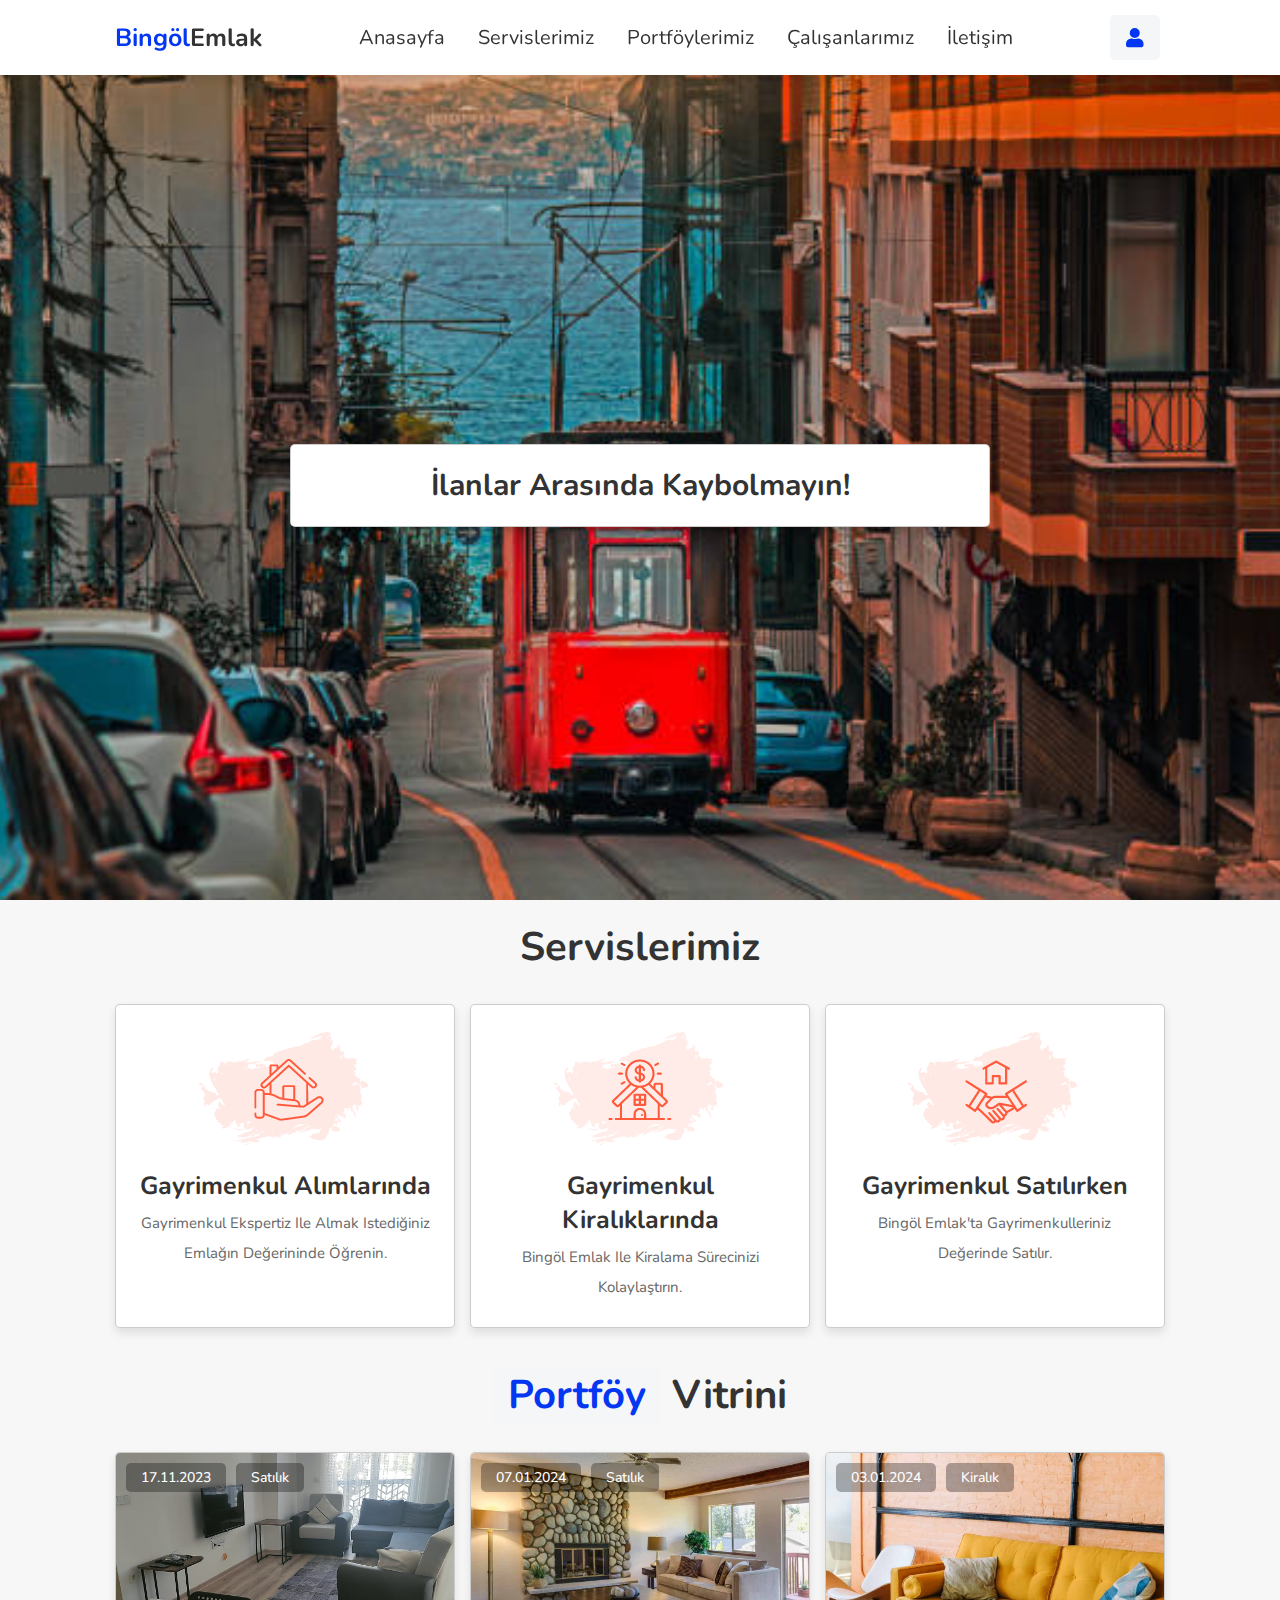
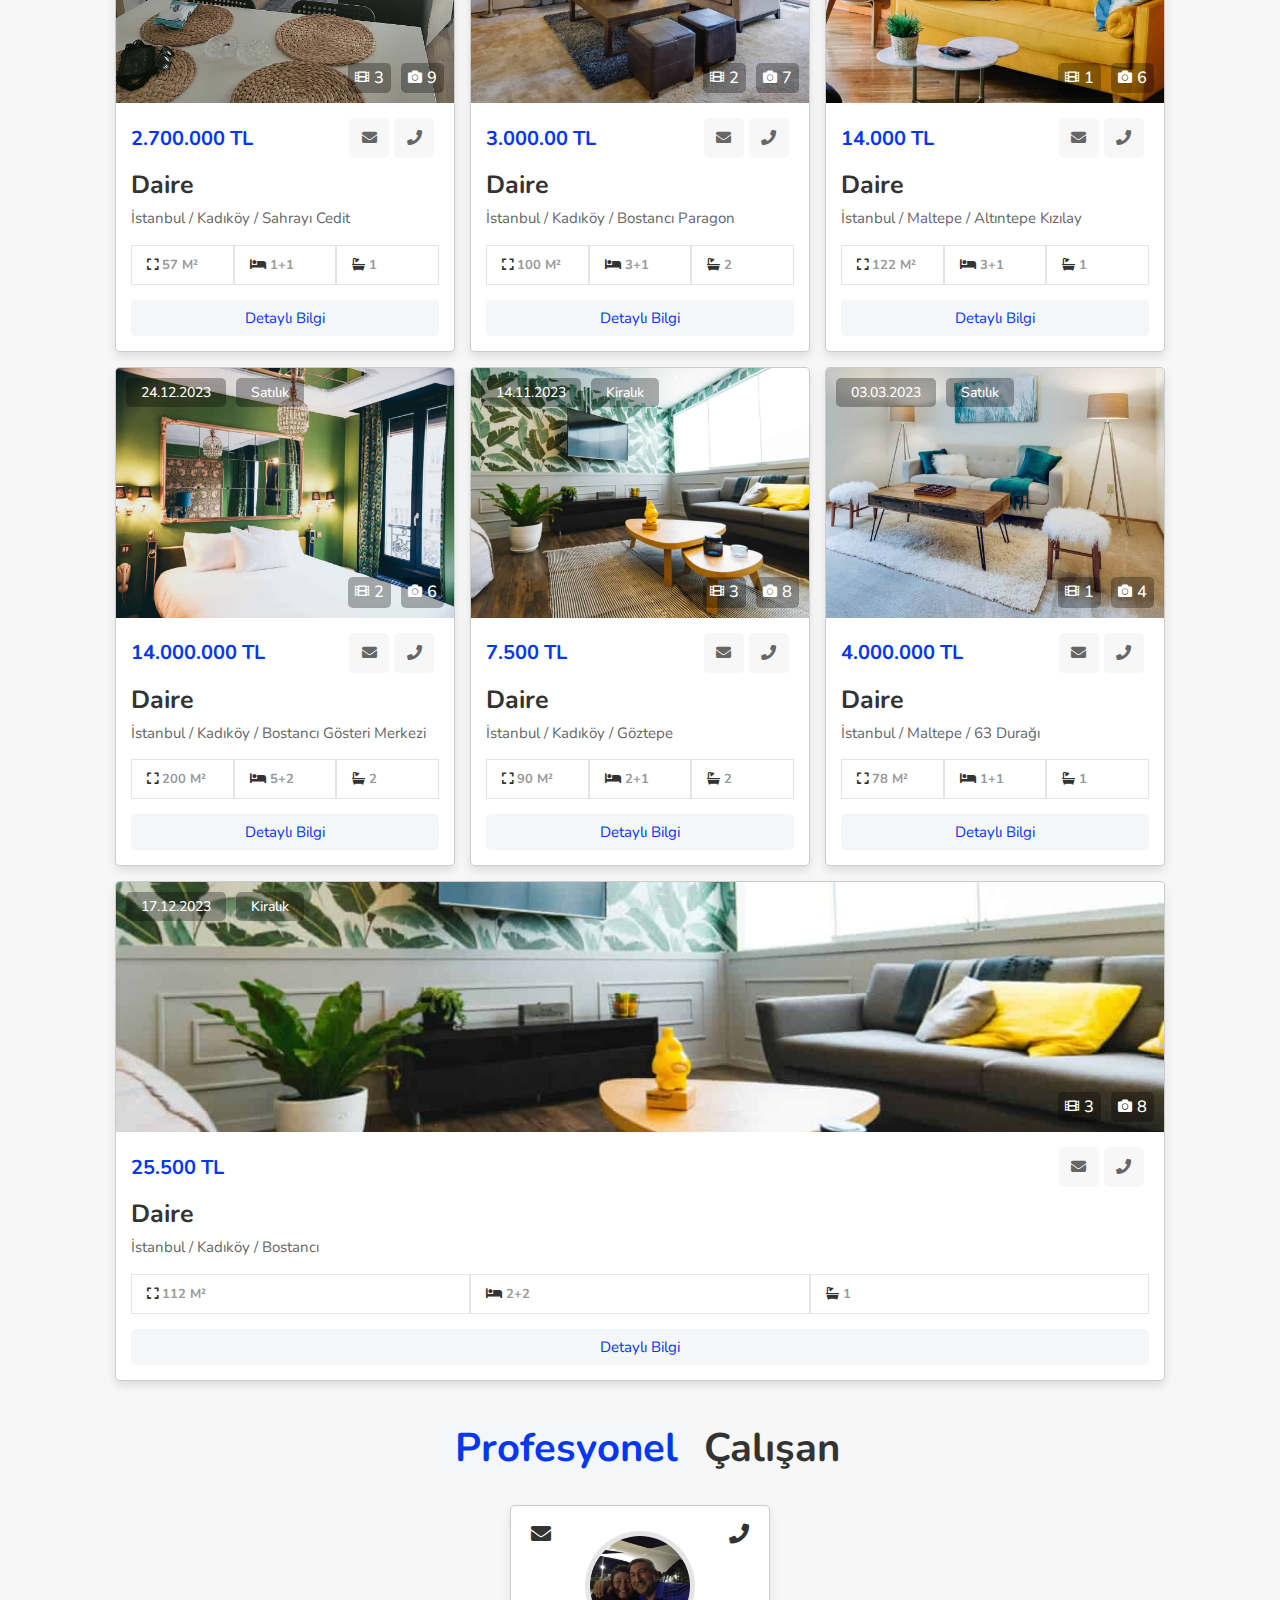
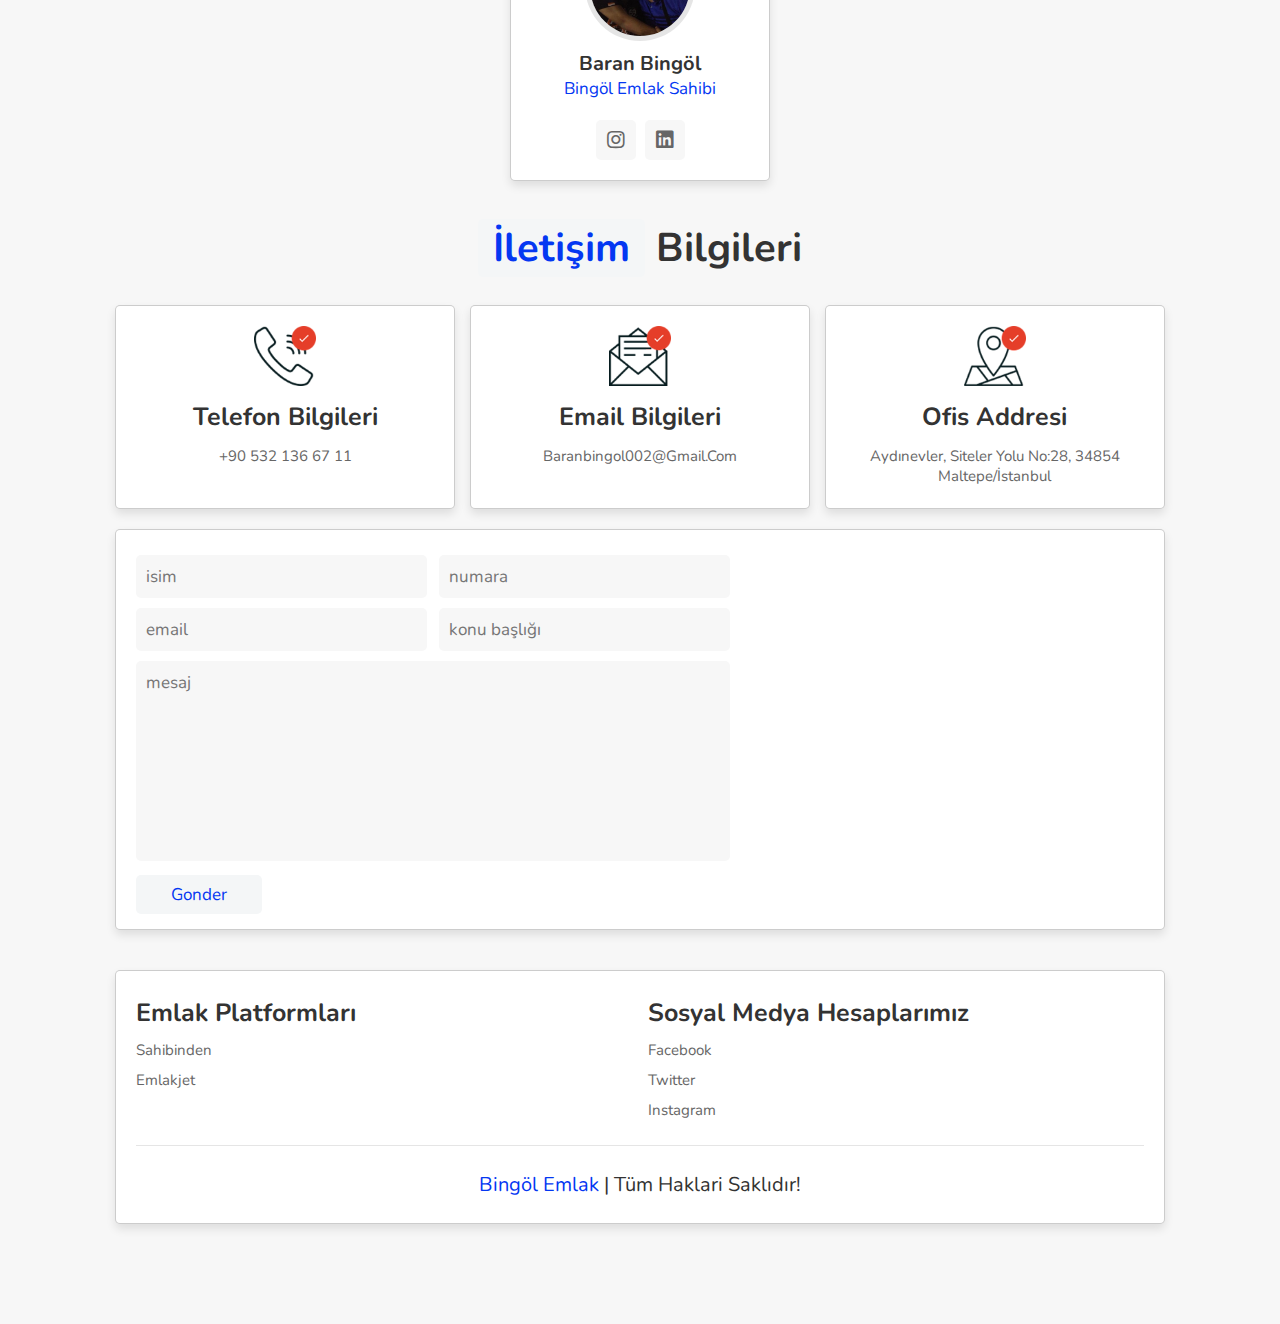
<file: MASTER/real-estate website/index.html>
<!DOCTYPE html>
<html lang="tr">
<head>
    <meta charset="utf-8">
    <meta name="viewport" content="width=device-width, initial-scale=1.0">
    <meta http-equiv="content-language" content="tr">
    <title>Bingöl Emlak</title>

    <link rel="stylesheet" href="https://cdnjs.cloudflare.com/ajax/libs/font-awesome/5.15.3/css/all.min.css">

    <link rel="stylesheet" href="css/style.css">

</head>
<body>
    
<header>

    <a href="#" class="logo"><span>Bingöl</span>Emlak</a>

    <nav class="navbar">
        <a href="#home">Anasayfa</a>
        <a href="#services">Servislerimiz</a>
        <a href="#featured">Portföylerimiz</a>
        <a href="#agents">Çalışanlarımız</a>
        <a href="#contact">İletişim</a>
    </nav>

    <div class="icons">
        <div id="menu-bars" class="fas fa-bars"></div>
        <a href="#agents" class="fas fa-user"></a>
    </div>

</header>


<section class="home" id="home">

    <form action="">

        <h3>İlanlar arasında kaybolmayın!</h3>

    </form>

</section>


<section class="services" id="services">

    <h1 class="heading"> Servislerimiz </h1>

    <div class="box-container">

        <div class="box">
            <img src="images/s-1.png" alt="">
            <h3>Gayrimenkul Alımlarında</h3>
            <p>Gayrimenkul Ekspertiz ile almak istediğiniz emlağın değerininde öğrenin.</p>
        </div>

        <div class="box">
            <img src="images/s-2.png" alt="">
            <h3>Gayrimenkul Kiralıklarında</h3>
            <p>Bingöl emlak ile kiralama sürecinizi kolaylaştırın.</p>
        </div>

        <div class="box">
            <img src="images/s-3.png" alt="">
            <h3>Gayrimenkul Satılırken</h3>
            <p>Bingöl emlak'ta gayrimenkulleriniz değerinde satılır.</p>
        </div>

    </div>

</section>

<section class="featured" id="featured">

    <h1 class="heading"> <span>Portföy</span> Vitrini </h1>

    <div class="box-container">

        <div class="box">
            <div class="image-container">
                <img src="images/img-9.jpg" alt="">
                <div class="info">
                    <h3>17.11.2023</h3>
                    <h3>Satılık</h3>
                </div>
                <div class="icons">
                    <a href="#" class="fas fa-film"><h3>3</h3></a>
                    <a href="#" class="fas fa-camera"><h3>9</h3></a>
                </div>
            </div>
            <div class="content">
                <div class="price">
                    <h3>2.700.000 TL</h3>
                    <a href="#contact" class="fas fa-envelope"></a>
                    <a href="#contact" class="fas fa-phone"></a>
                </div>
                <div class="location">
                    <h3>Daire</h3>
                    <p>İstanbul / Kadıköy / Sahrayı Cedit </p>
                </div>
                <div class="details">
                    <h3> <i class="fas fa-expand"></i>  57 m²  </h3>
                    <h3> <i class="fas fa-bed"></i> 1+1 </h3>
                    <h3> <i class="fas fa-bath"></i> 1 </h3>
                </div>
                <div class="buttons">
                    <a href="delt.html" class="btn">Detaylı Bilgi</a>

                </div>
            </div>
        </div>

        <div class="box">
            <div class="image-container">
                <img src="images/img-2.jpg" alt="">
                <div class="info">
                    <h3>07.01.2024</h3>
                    <h3>Satılık</h3>
                </div>
                <div class="icons">
                    <a href="#" class="fas fa-film"><h3>2</h3></a>
                    <a href="#" class="fas fa-camera"><h3>7</h3></a>
                </div>
            </div>
            <div class="content">
                <div class="price">
                    <h3>3.000.00 TL</h3>
                    <a href="#contact" class="fas fa-envelope"></a>
                    <a href="#contact" class="fas fa-phone"></a>
                </div>
                <div class="location">
                    <h3>Daire</h3>
                    <p>İstanbul / Kadıköy / Bostancı Paragon</p>
                </div>
                <div class="details">
                    <h3> <i class="fas fa-expand"></i> 100 m² </h3>
                    <h3> <i class="fas fa-bed"></i> 3+1  </h3>
                    <h3> <i class="fas fa-bath"></i> 2 </h3>
                </div>
                <div class="buttons">
                    <a href="delt1.html" class="btn">Detaylı Bilgi</a>
                </div>
            </div>
        </div>

        <div class="box">
            <div class="image-container">
                <img src="images/img-3.jpg" alt="">
                <div class="info">
                    <h3>03.01.2024</h3>
                    <h3>Kiralık</h3>
                </div>
                <div class="icons">
                    <a href="#" class="fas fa-film"><h3>1</h3></a>
                    <a href="#" class="fas fa-camera"><h3>6</h3></a>
                </div>
            </div>
            <div class="content">
                <div class="price">
                    <h3>14.000 TL</h3>
                    <a href="#contact" class="fas fa-envelope"></a>
                    <a href="#contact" class="fas fa-phone"></a>
                </div>
                <div class="location">
                    <h3>Daire</h3>
                    <p>İstanbul / Maltepe / Altıntepe Kızılay</p>
                </div>
                <div class="details">
                    <h3> <i class="fas fa-expand"></i> 122 m² </h3>
                    <h3> <i class="fas fa-bed"></i> 3+1 </h3>
                    <h3> <i class="fas fa-bath"></i> 1 </h3>
                </div>
                <div class="buttons">
                    <a href="delt2.html" class="btn">Detaylı Bilgi</a>
                </div>
            </div>
        </div>

        <div class="box">
            <div class="image-container">
                <img src="images/img-4.jpg" alt="">
                <div class="info">
                    <h3>24.12.2023</h3>
                    <h3>Satılık</h3>
                </div>
                <div class="icons">
                    <a href="#" class="fas fa-film"><h3>2</h3></a>
                    <a href="#" class="fas fa-camera"><h3>6</h3></a>
                </div>
            </div>
            <div class="content">
                <div class="price">
                    <h3>14.000.000 TL</h3>
                    <a href="#contact" class="fas fa-envelope"></a>
                    <a href="#contact" class="fas fa-phone"></a>
                </div>
                <div class="location">
                    <h3>Daire</h3>
                    <p>İstanbul / Kadıköy / Bostancı Gösteri Merkezi </p>
                </div>
                <div class="details">
                    <h3> <i class="fas fa-expand"></i> 200 m² </h3>
                    <h3> <i class="fas fa-bed"></i> 5+2 </h3>
                    <h3> <i class="fas fa-bath"></i> 2 </h3>
                </div>
                <div class="buttons">
                    <a href="delt3.html" class="btn">Detaylı Bilgi</a>
                </div>
            </div>
        </div>

        <div class="box">
            <div class="image-container">
                <img src="images/img-5.jpg" alt="">
                <div class="info">
                    <h3>14.11.2023</h3>
                    <h3>Kiralık</h3>
                </div>
                <div class="icons">
                    <a href="#" class="fas fa-film"><h3>3</h3></a>
                    <a href="#" class="fas fa-camera"><h3>8</h3></a>
                </div>
            </div>
            <div class="content">
                <div class="price">
                    <h3>7.500 TL</h3>
                    <a href="#contact" class="fas fa-envelope"></a>
                    <a href="#contact" class="fas fa-phone"></a>
                </div>
                <div class="location">
                    <h3>Daire</h3>
                    <p>İstanbul / Kadıköy / Göztepe </p>
                </div>
                <div class="details">
                    <h3> <i class="fas fa-expand"></i> 90 m² </h3>
                    <h3> <i class="fas fa-bed"></i> 2+1 </h3>
                    <h3> <i class="fas fa-bath"></i> 2 </h3>
                </div>
                <div class="buttons">
                    <a href="delt4.html" class="btn">Detaylı Bilgi</a>
                </div>
            </div>
        </div>

        <div class="box">
            <div class="image-container">
                <img src="images/img-6.jpg" alt="">
                <div class="info">
                    <h3>03.03.2023</h3>
                    <h3>Satılık</h3>
                </div>
                <div class="icons">
                    <a href="#" class="fas fa-film"><h3>1</h3></a>
                    <a href="#" class="fas fa-camera"><h3>4</h3></a>
                </div>
            </div>
            <div class="content">
                <div class="price">
                    <h3>4.000.000 TL</h3>
                    <a href="#contact" class="fas fa-envelope"></a>
                    <a href="#contact" class="fas fa-phone"></a>
                </div>
                <div class="location">
                    <h3>Daire</h3>
                    <p>İstanbul / Maltepe / 63 Durağı</p>
                </div>
                <div class="details">
                    <h3> <i class="fas fa-expand"></i> 78 m² </h3>
                    <h3> <i class="fas fa-bed"></i> 1+1 </h3>
                    <h3> <i class="fas fa-bath"></i> 1 </h3>
                </div>
                <div class="buttons">
                    <a href="delt5.html" class="btn">Detaylı Bilgi</a>
                </div>
            </div>
        </div>

        <div class="box">
            <div class="image-container">
                <img src="images/img-5.jpg" alt="">
                <div class="info">
                    <h3>17.12.2023</h3>
                    <h3>Kiralık</h3>
                </div>
                <div class="icons">
                    <a href="#" class="fas fa-film"><h3>3</h3></a>
                    <a href="#" class="fas fa-camera"><h3>8</h3></a>
                </div>
            </div>
            <div class="content">
                <div class="price">
                    <h3>25.500 TL</h3>
                    <a href="#contact" class="fas fa-envelope"></a>
                    <a href="#contact" class="fas fa-phone"></a>
                </div>
                <div class="location">
                    <h3>Daire</h3>
                    <p>İstanbul / Kadıköy / Bostancı </p>
                </div>
                <div class="details">
                    <h3> <i class="fas fa-expand"></i> 112 m² </h3>
                    <h3> <i class="fas fa-bed"></i> 2+2 </h3>
                    <h3> <i class="fas fa-bath"></i> 1 </h3>
                </div>
                <div class="buttons">
                    <a href="delt6.html" class="btn">Detaylı Bilgi</a>
                </div>
            </div>

        </div>

    </div>
    
</section>


<section class="agents" id="agents">

    <h1 class="heading">  <span>Profesyonel</span> Çalışan </h1>

    <div class="box-container">

        <div class="box">
            <a href="#contact" class="fas fa-envelope"></a>
            <a href="#contact" class="fas fa-phone"></a>
            <img src="images/pic11.png" alt="">
            <h3>Baran Bingöl</h3>
            <span>Bingöl Emlak Sahibi</span>
            <div class="share">
                <a href="https://www.instagram.com/baran_bingol_/" class="fab fa-instagram"></a>
                <a href="#" class="fab fa-linkedin"></a>
            </div>
        </div>

       

    </div>

</section>



<section class="contact" id="contact">

<h1 class="heading"> <span>İletişim</span> Bilgileri </h1>

<div class="icons-container">

    <div class="icons">
        <img src="images/icon-1.png" alt="">
        <h3>Telefon Bilgileri</h3>
        <p>+90 532 136 67 11</p>
    </div>

    <div class="icons">
        <img src="images/icon-2.png" alt="">
        <h3>Email Bilgileri</h3>
        <p> baranbingol002@gmail.com </p>
        
    </div>

     <div class="icons">
        <img src="images/icon-3.png" alt="">
        <h3>Ofis Addresi</h3>
        <p>Aydınevler, Siteler Yolu No:28, 34854 Maltepe/İstanbul</p>
    </div>

</div>

<div class="row">

    <form action="">
        <div class="inputBox">
            <input type="text" placeholder="isim">
            <input type="number" placeholder="numara">
        </div>
        <div class="inputBox">
            <input type="email" placeholder="email">
            <input type="text" placeholder="konu başlığı">
        </div>
        <textarea name="" placeholder="mesaj" id="" cols="30" rows="10"></textarea>
        <input type="submit" value="gonder" class="btn">
    </form>

    <iframe class="map" src="https://www.google.com/maps/embed?pb=!1m14!1m8!1m3!1d12053.259618922666!2d29.1218732!3d40.9526798!3m2!1i1024!2i768!4f13.1!3m3!1m2!1s0x14cac68bd591c5bd%3A0xebe3a645da2c27c6!2sHilltown!5e0!3m2!1str!2str!4v1704680312476!5m2!1str!2str" allowfullscreen="" loading="lazy"></iframe>

</div>

</section>


<section class="footer">

    <div class="footer-container">

        <div class="box-container">

            
            <div class="box">
                <h3>Emlak Platformları</h3>
                <a href="#">Sahibinden</a>
                <a href="#">Emlakjet</a>
                
            </div> 

            
            <div class="box">
                <h3>Sosyal Medya Hesaplarımız</h3>
                <a href="#">facebook</a>
                <a href="#">twitter</a>
                <a href="https://www.instagram.com/baran_bingol_/">instagram</a>
                

            </div> 

        </div>

        <div class="credit"> <span> Bingöl Emlak </span> | Tüm Haklari Saklıdır! </div>

    </div>

</section>


<script>

let menu = document.querySelector('#menu-bars');
let navbar = document.querySelector('.navbar');

menu.onclick = () =>{
    navbar.classList.toggle('active');
    menu.classList.toggle('fa-times');
}

window.onscroll = () =>{
    navbar.classList.remove('active');
    menu.classList.remove('fa-times');
}

</script>

</body>
</html>
</file>
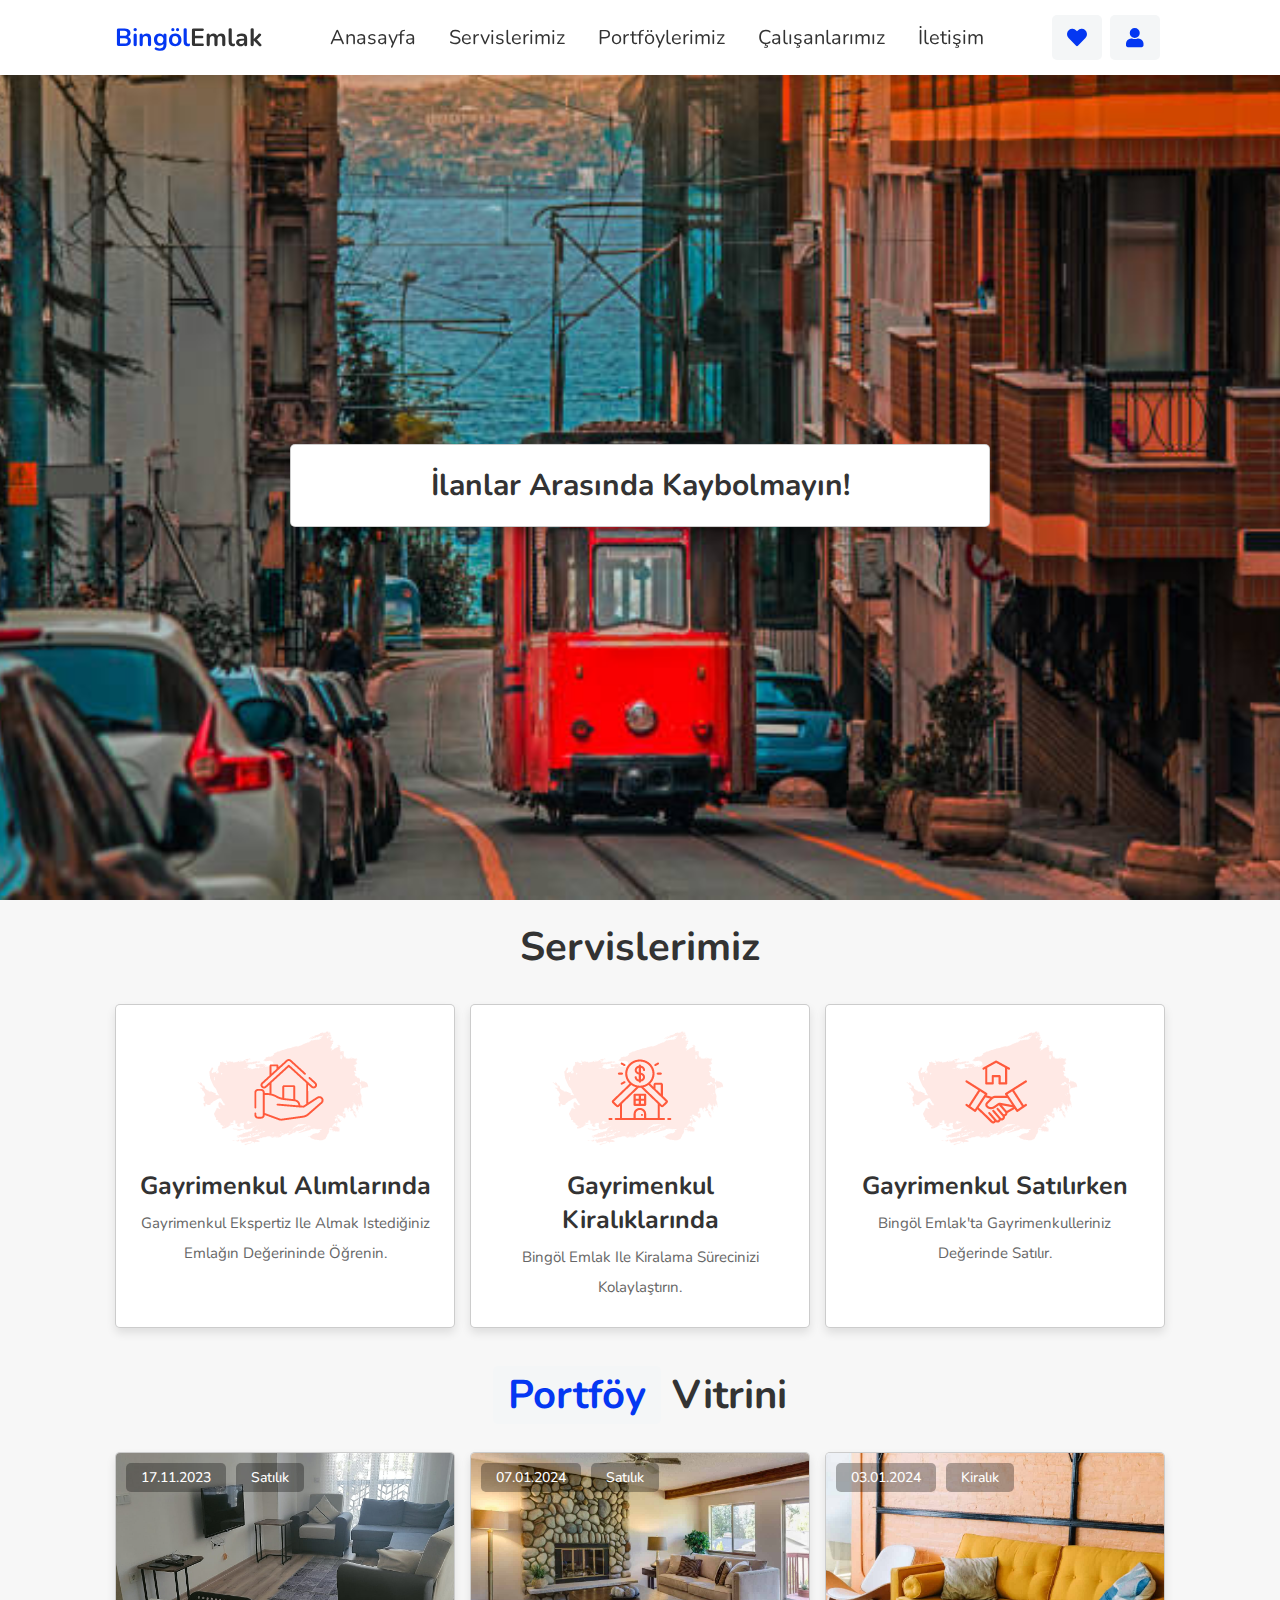
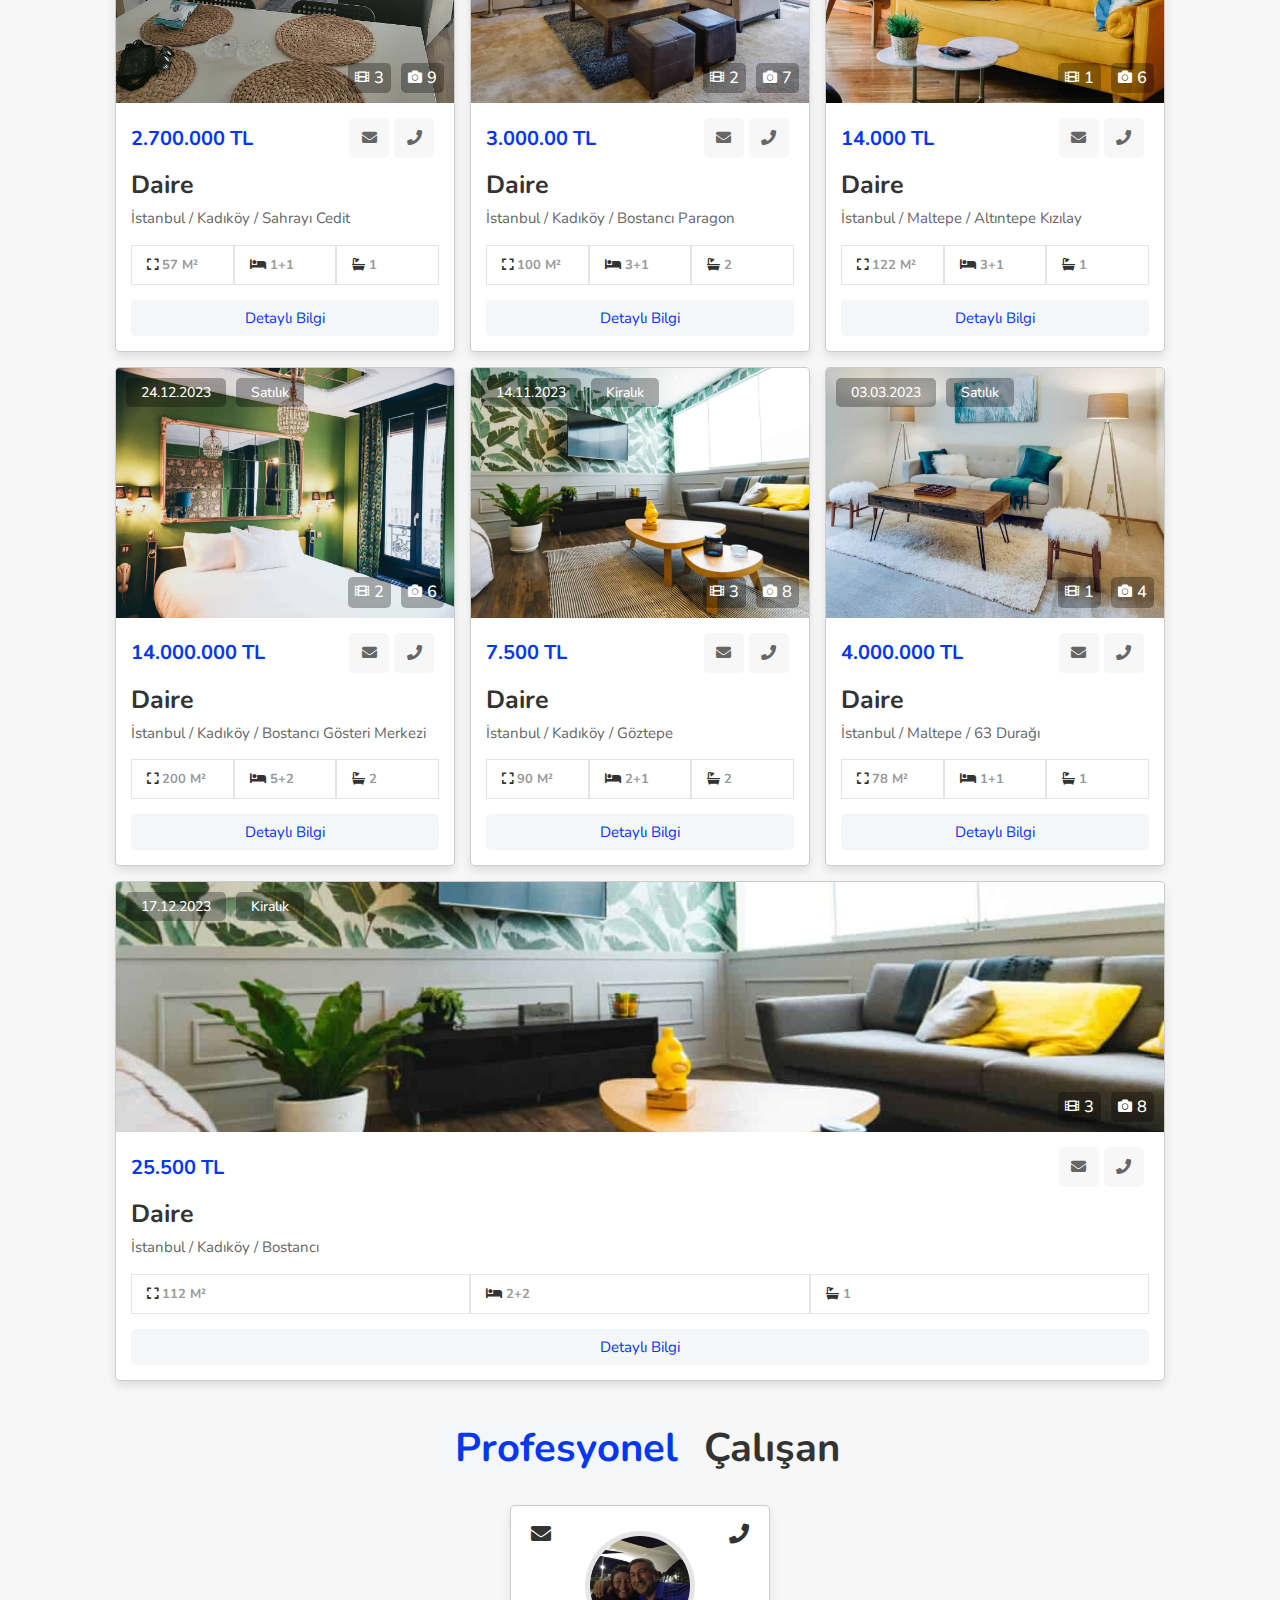
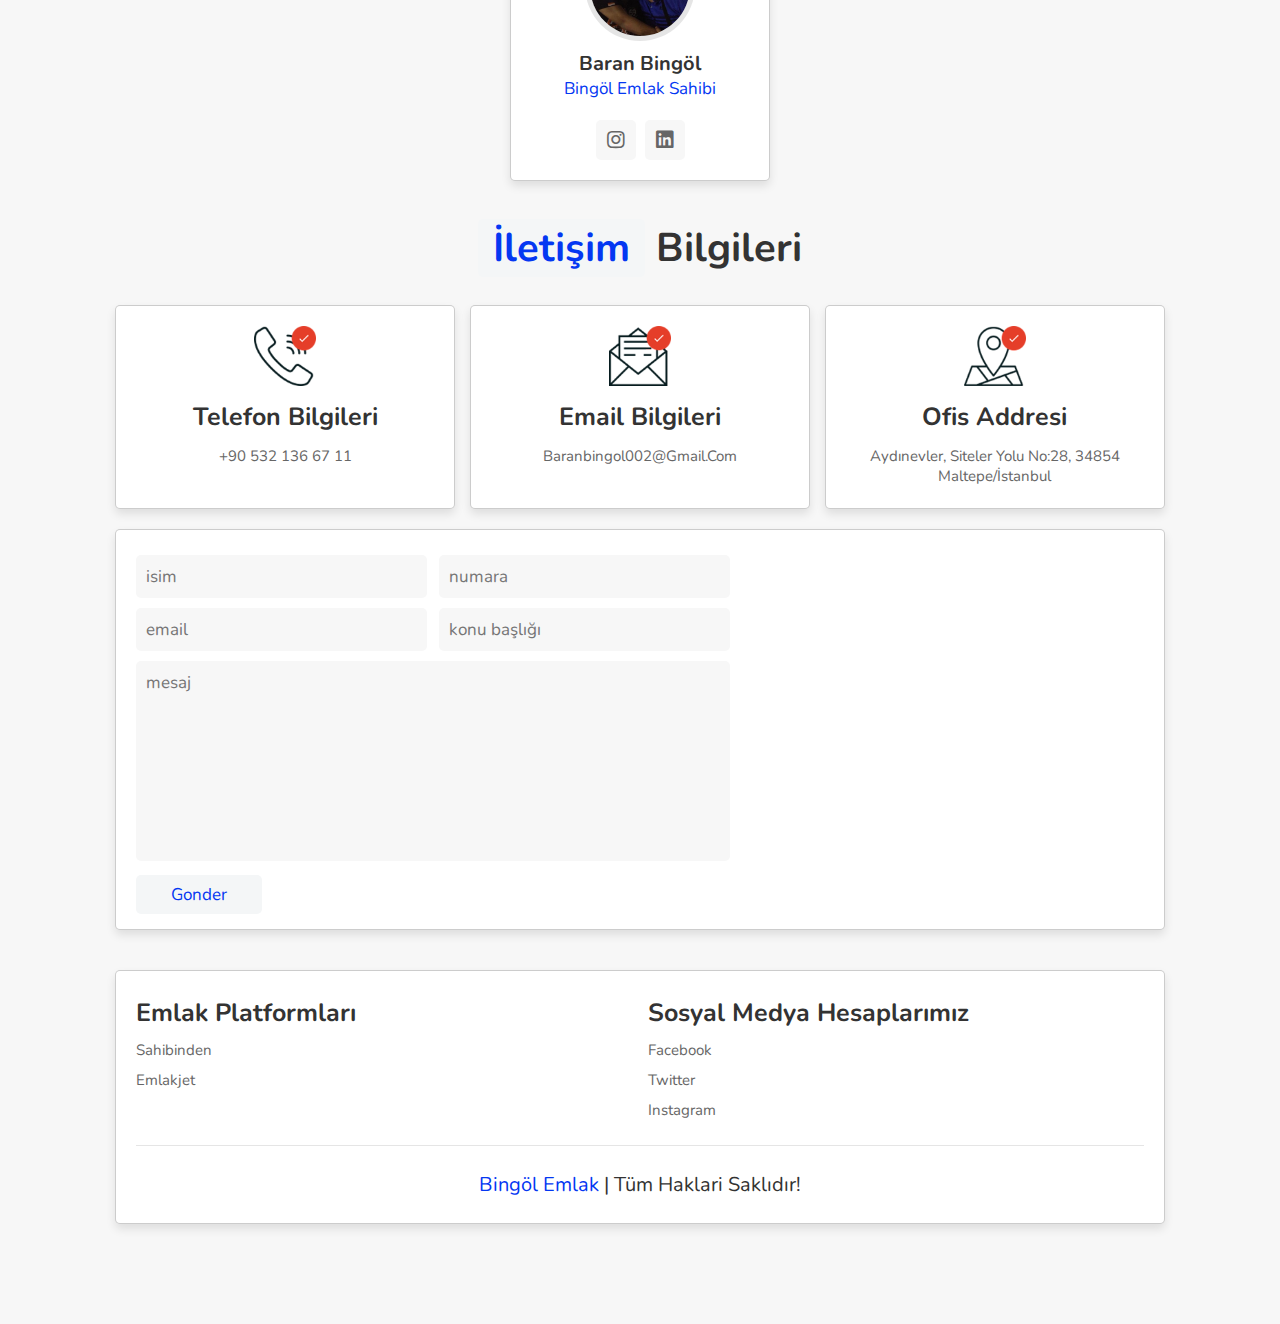
<file: yi-it-master/real-estate website/index.html>
<!DOCTYPE html>
<html lang="tr">
<head>
    <meta charset="utf-8">
    <meta name="viewport" content="width=device-width, initial-scale=1.0">
    <meta http-equiv="content-language" content="tr">
    <title>Bingöl Emlak</title>

    <link rel="stylesheet" href="https://cdnjs.cloudflare.com/ajax/libs/font-awesome/5.15.3/css/all.min.css">

    <link rel="stylesheet" href="css/style.css">

</head>
<body>
    
<header>

    <a href="#" class="logo"><span>Bingöl</span>Emlak</a>

    <nav class="navbar">
        <a href="#home">Anasayfa</a>
        <a href="#services">Servislerimiz</a>
        <a href="#featured">Portföylerimiz</a>
        <a href="#agents">Çalışanlarımız</a>
        <a href="#contact">İletişim</a>
    </nav>

    <div class="icons">
        <div id="menu-bars" class="fas fa-bars"></div>
        <a href="#" class="fas fa-heart"></a>
        <a href="#" class="fas fa-user"></a>
    </div>

</header>


<section class="home" id="home">

    <form action="">

        <h3>İlanlar arasında kaybolmayın!</h3>

    </form>

</section>


<section class="services" id="services">

    <h1 class="heading"> Servislerimiz </h1>

    <div class="box-container">

        <div class="box">
            <img src="images/s-1.png" alt="">
            <h3>Gayrimenkul Alımlarında</h3>
            <p>Gayrimenkul Ekspertiz ile almak istediğiniz emlağın değerininde öğrenin.</p>
        </div>

        <div class="box">
            <img src="images/s-2.png" alt="">
            <h3>Gayrimenkul Kiralıklarında</h3>
            <p>Bingöl emlak ile kiralama sürecinizi kolaylaştırın.</p>
        </div>

        <div class="box">
            <img src="images/s-3.png" alt="">
            <h3>Gayrimenkul Satılırken</h3>
            <p>Bingöl emlak'ta gayrimenkulleriniz değerinde satılır.</p>
        </div>

    </div>

</section>

<section class="featured" id="featured">

    <h1 class="heading"> <span>Portföy</span> Vitrini </h1>

    <div class="box-container">

        <div class="box">
            <div class="image-container">
                <img src="images/img-9.jpg" alt="">
                <div class="info">
                    <h3>17.11.2023</h3>
                    <h3>Satılık</h3>
                </div>
                <div class="icons">
                    <a href="#" class="fas fa-film"><h3>3</h3></a>
                    <a href="#" class="fas fa-camera"><h3>9</h3></a>
                </div>
            </div>
            <div class="content">
                <div class="price">
                    <h3>2.700.000 TL</h3>
                    <a href="#contact" class="fas fa-envelope"></a>
                    <a href="#contact" class="fas fa-phone"></a>
                </div>
                <div class="location">
                    <h3>Daire</h3>
                    <p>İstanbul / Kadıköy / Sahrayı Cedit </p>
                </div>
                <div class="details">
                    <h3> <i class="fas fa-expand"></i>  57 m²  </h3>
                    <h3> <i class="fas fa-bed"></i> 1+1 </h3>
                    <h3> <i class="fas fa-bath"></i> 1 </h3>
                </div>
                <div class="buttons">
                    <a href="delt.html" class="btn">Detaylı Bilgi</a>

                </div>
            </div>
        </div>

        <div class="box">
            <div class="image-container">
                <img src="images/img-2.jpg" alt="">
                <div class="info">
                    <h3>07.01.2024</h3>
                    <h3>Satılık</h3>
                </div>
                <div class="icons">
                    <a href="#" class="fas fa-film"><h3>2</h3></a>
                    <a href="#" class="fas fa-camera"><h3>7</h3></a>
                </div>
            </div>
            <div class="content">
                <div class="price">
                    <h3>3.000.00 TL</h3>
                    <a href="#contact" class="fas fa-envelope"></a>
                    <a href="#contact" class="fas fa-phone"></a>
                </div>
                <div class="location">
                    <h3>Daire</h3>
                    <p>İstanbul / Kadıköy / Bostancı Paragon</p>
                </div>
                <div class="details">
                    <h3> <i class="fas fa-expand"></i> 100 m² </h3>
                    <h3> <i class="fas fa-bed"></i> 3+1  </h3>
                    <h3> <i class="fas fa-bath"></i> 2 </h3>
                </div>
                <div class="buttons">
                    <a href="delt.html" class="btn">Detaylı Bilgi</a>
                </div>
            </div>
        </div>

        <div class="box">
            <div class="image-container">
                <img src="images/img-3.jpg" alt="">
                <div class="info">
                    <h3>03.01.2024</h3>
                    <h3>Kiralık</h3>
                </div>
                <div class="icons">
                    <a href="#" class="fas fa-film"><h3>1</h3></a>
                    <a href="#" class="fas fa-camera"><h3>6</h3></a>
                </div>
            </div>
            <div class="content">
                <div class="price">
                    <h3>14.000 TL</h3>
                    <a href="#contact" class="fas fa-envelope"></a>
                    <a href="#contact" class="fas fa-phone"></a>
                </div>
                <div class="location">
                    <h3>Daire</h3>
                    <p>İstanbul / Maltepe / Altıntepe Kızılay</p>
                </div>
                <div class="details">
                    <h3> <i class="fas fa-expand"></i> 122 m² </h3>
                    <h3> <i class="fas fa-bed"></i> 3+1 </h3>
                    <h3> <i class="fas fa-bath"></i> 1 </h3>
                </div>
                <div class="buttons">
                    <a href="delt.html" class="btn">Detaylı Bilgi</a>
                </div>
            </div>
        </div>

        <div class="box">
            <div class="image-container">
                <img src="images/img-4.jpg" alt="">
                <div class="info">
                    <h3>24.12.2023</h3>
                    <h3>Satılık</h3>
                </div>
                <div class="icons">
                    <a href="#" class="fas fa-film"><h3>2</h3></a>
                    <a href="#" class="fas fa-camera"><h3>6</h3></a>
                </div>
            </div>
            <div class="content">
                <div class="price">
                    <h3>14.000.000 TL</h3>
                    <a href="#contact" class="fas fa-envelope"></a>
                    <a href="#contact" class="fas fa-phone"></a>
                </div>
                <div class="location">
                    <h3>Daire</h3>
                    <p>İstanbul / Kadıköy / Bostancı Gösteri Merkezi </p>
                </div>
                <div class="details">
                    <h3> <i class="fas fa-expand"></i> 200 m² </h3>
                    <h3> <i class="fas fa-bed"></i> 5+2 </h3>
                    <h3> <i class="fas fa-bath"></i> 2 </h3>
                </div>
                <div class="buttons">
                    <a href="delt.html" class="btn">Detaylı Bilgi</a>
                </div>
            </div>
        </div>

        <div class="box">
            <div class="image-container">
                <img src="images/img-5.jpg" alt="">
                <div class="info">
                    <h3>14.11.2023</h3>
                    <h3>Kiralık</h3>
                </div>
                <div class="icons">
                    <a href="#" class="fas fa-film"><h3>3</h3></a>
                    <a href="#" class="fas fa-camera"><h3>8</h3></a>
                </div>
            </div>
            <div class="content">
                <div class="price">
                    <h3>7.500 TL</h3>
                    <a href="#contact" class="fas fa-envelope"></a>
                    <a href="#contact" class="fas fa-phone"></a>
                </div>
                <div class="location">
                    <h3>Daire</h3>
                    <p>İstanbul / Kadıköy / Göztepe </p>
                </div>
                <div class="details">
                    <h3> <i class="fas fa-expand"></i> 90 m² </h3>
                    <h3> <i class="fas fa-bed"></i> 2+1 </h3>
                    <h3> <i class="fas fa-bath"></i> 2 </h3>
                </div>
                <div class="buttons">
                    <a href="delt.html" class="btn">Detaylı Bilgi</a>
                </div>
            </div>
        </div>

        <div class="box">
            <div class="image-container">
                <img src="images/img-6.jpg" alt="">
                <div class="info">
                    <h3>03.03.2023</h3>
                    <h3>Satılık</h3>
                </div>
                <div class="icons">
                    <a href="#" class="fas fa-film"><h3>1</h3></a>
                    <a href="#" class="fas fa-camera"><h3>4</h3></a>
                </div>
            </div>
            <div class="content">
                <div class="price">
                    <h3>4.000.000 TL</h3>
                    <a href="#contact" class="fas fa-envelope"></a>
                    <a href="#contact" class="fas fa-phone"></a>
                </div>
                <div class="location">
                    <h3>Daire</h3>
                    <p>İstanbul / Maltepe / 63 Durağı</p>
                </div>
                <div class="details">
                    <h3> <i class="fas fa-expand"></i> 78 m² </h3>
                    <h3> <i class="fas fa-bed"></i> 1+1 </h3>
                    <h3> <i class="fas fa-bath"></i> 1 </h3>
                </div>
                <div class="buttons">
                    <a href="delt.html" class="btn">Detaylı Bilgi</a>
                </div>
            </div>
        </div>

        <div class="box">
            <div class="image-container">
                <img src="images/img-5.jpg" alt="">
                <div class="info">
                    <h3>17.12.2023</h3>
                    <h3>Kiralık</h3>
                </div>
                <div class="icons">
                    <a href="#" class="fas fa-film"><h3>3</h3></a>
                    <a href="#" class="fas fa-camera"><h3>8</h3></a>
                </div>
            </div>
            <div class="content">
                <div class="price">
                    <h3>25.500 TL</h3>
                    <a href="#contact" class="fas fa-envelope"></a>
                    <a href="#contact" class="fas fa-phone"></a>
                </div>
                <div class="location">
                    <h3>Daire</h3>
                    <p>İstanbul / Kadıköy / Bostancı </p>
                </div>
                <div class="details">
                    <h3> <i class="fas fa-expand"></i> 112 m² </h3>
                    <h3> <i class="fas fa-bed"></i> 2+2 </h3>
                    <h3> <i class="fas fa-bath"></i> 1 </h3>
                </div>
                <div class="buttons">
                    <a href="delt.html" class="btn">Detaylı Bilgi</a>
                </div>
            </div>

        </div>

    </div>
    
</section>


<section class="agents" id="agents">

    <h1 class="heading">  <span>Profesyonel</span> Çalışan </h1>

    <div class="box-container">

        <div class="box">
            <a href="#contact" class="fas fa-envelope"></a>
            <a href="#contact" class="fas fa-phone"></a>
            <img src="images/pic11.png" alt="">
            <h3>Baran Bingöl</h3>
            <span>Bingöl Emlak Sahibi</span>
            <div class="share">
                <a href="https://www.instagram.com/baran_bingol_/" class="fab fa-instagram"></a>
                <a href="#" class="fab fa-linkedin"></a>
            </div>
        </div>

       

    </div>

</section>



<section class="contact" id="contact">

<h1 class="heading"> <span>İletişim</span> Bilgileri </h1>

<div class="icons-container">

    <div class="icons">
        <img src="images/icon-1.png" alt="">
        <h3>Telefon Bilgileri</h3>
        <p>+90 532 136 67 11</p>
    </div>

    <div class="icons">
        <img src="images/icon-2.png" alt="">
        <h3>Email Bilgileri</h3>
        <p> baranbingol002@gmail.com </p>
        
    </div>

     <div class="icons">
        <img src="images/icon-3.png" alt="">
        <h3>Ofis Addresi</h3>
        <p>Aydınevler, Siteler Yolu No:28, 34854 Maltepe/İstanbul</p>
    </div>

</div>

<div class="row">

    <form action="">
        <div class="inputBox">
            <input type="text" placeholder="isim">
            <input type="number" placeholder="numara">
        </div>
        <div class="inputBox">
            <input type="email" placeholder="email">
            <input type="text" placeholder="konu başlığı">
        </div>
        <textarea name="" placeholder="mesaj" id="" cols="30" rows="10"></textarea>
        <input type="submit" value="gonder" class="btn">
    </form>

    <iframe class="map" src="https://www.google.com/maps/embed?pb=!1m14!1m8!1m3!1d12053.259618922666!2d29.1218732!3d40.9526798!3m2!1i1024!2i768!4f13.1!3m3!1m2!1s0x14cac68bd591c5bd%3A0xebe3a645da2c27c6!2sHilltown!5e0!3m2!1str!2str!4v1704680312476!5m2!1str!2str" allowfullscreen="" loading="lazy"></iframe>

</div>

</section>


<section class="footer">

    <div class="footer-container">

        <div class="box-container">

            
            <div class="box">
                <h3>Emlak Platformları</h3>
                <a href="#">Sahibinden</a>
                <a href="#">Emlakjet</a>
                
            </div> 

            
            <div class="box">
                <h3>Sosyal Medya Hesaplarımız</h3>
                <a href="#">facebook</a>
                <a href="#">twitter</a>
                <a href="https://www.instagram.com/baran_bingol_/">instagram</a>
                

            </div> 

        </div>

        <div class="credit"> <span> Bingöl Emlak </span> | Tüm Haklari Saklıdır! </div>

    </div>

</section>


<script>

let menu = document.querySelector('#menu-bars');
let navbar = document.querySelector('.navbar');

menu.onclick = () =>{
    navbar.classList.toggle('active');
    menu.classList.toggle('fa-times');
}

window.onscroll = () =>{
    navbar.classList.remove('active');
    menu.classList.remove('fa-times');
}

</script>

</body>
</html>
</file>
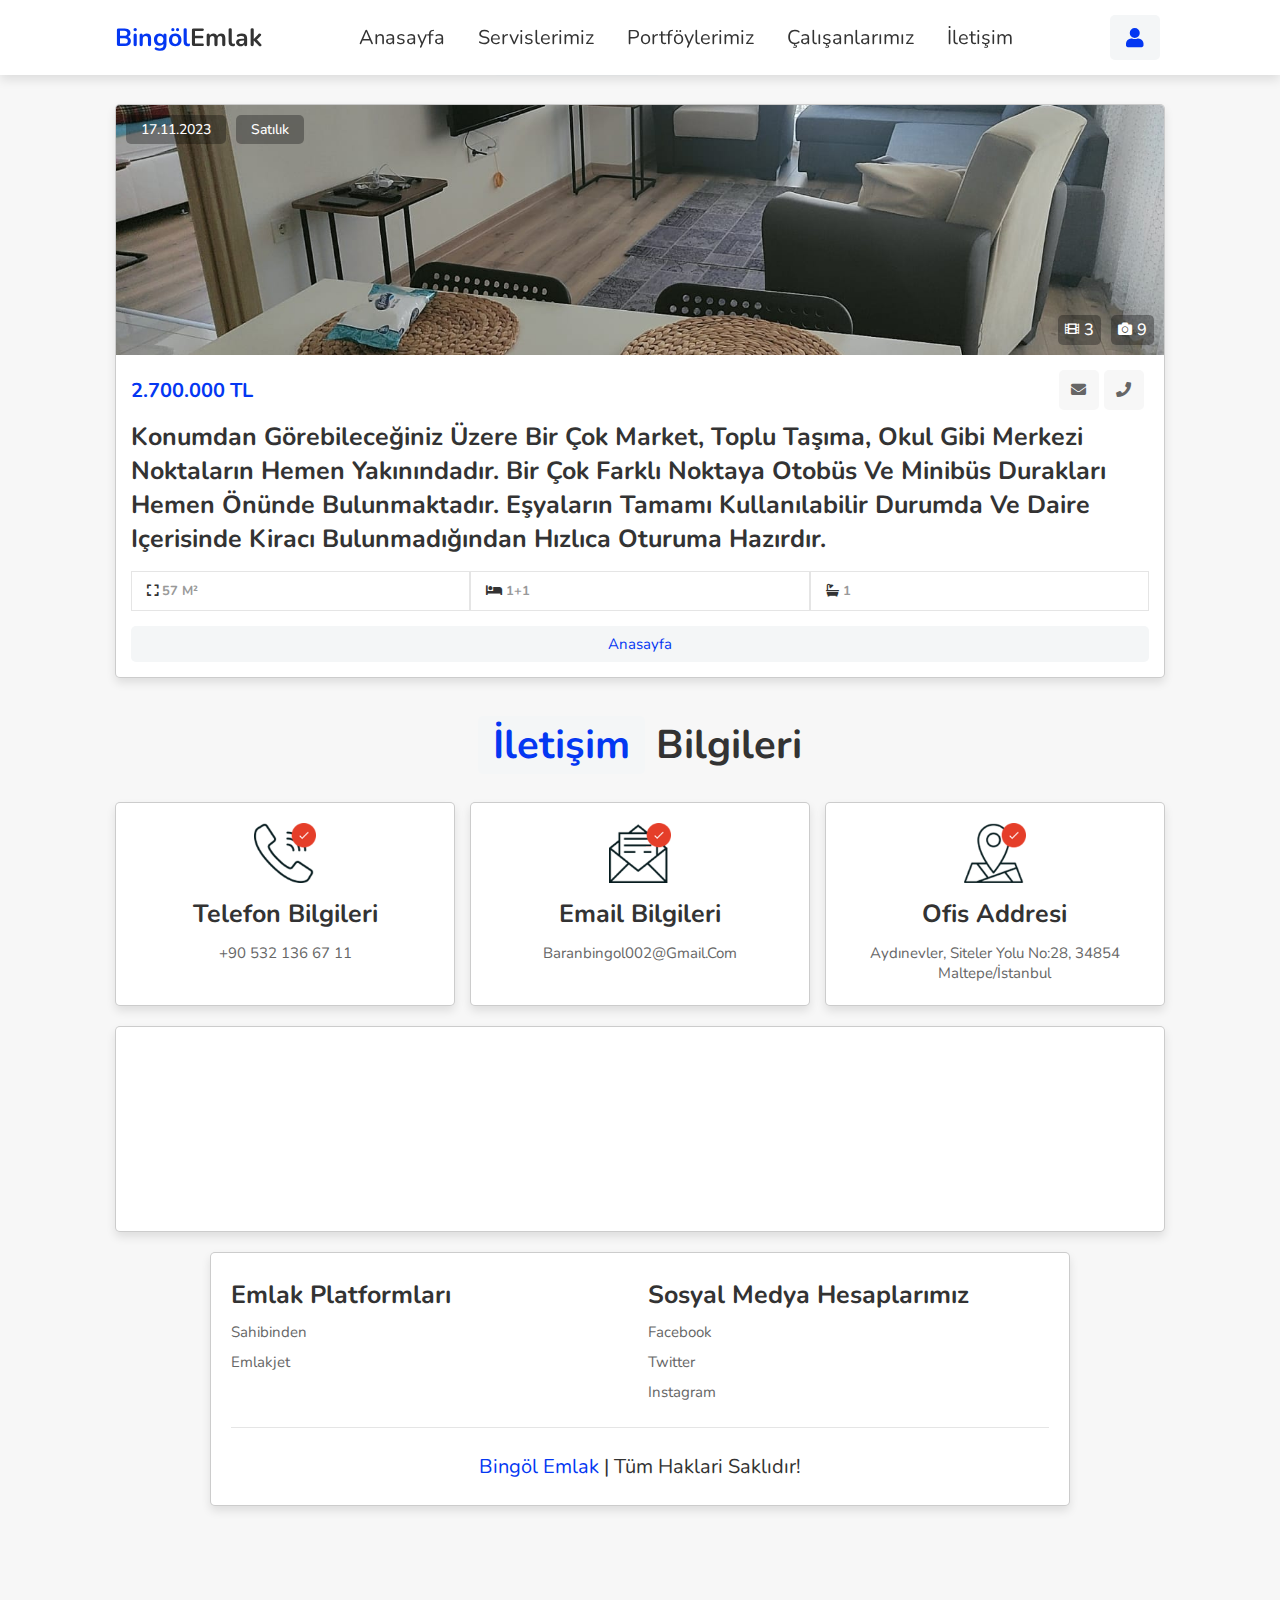
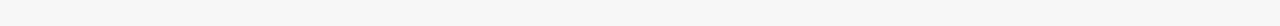
<file: MASTER/real-estate website/delt.html>
<!DOCTYPE html>
<html lang="tr">
<head>
    <meta charset="utf-8">
    <meta name="viewport" content="width=device-width, initial-scale=1.0">
    <meta http-equiv="content-language" content="tr">
    <title>Bingöl Emlak</title>

    <link rel="stylesheet" href="https://cdnjs.cloudflare.com/ajax/libs/font-awesome/5.15.3/css/all.min.css">

    <link rel="stylesheet" href="css/style.css">

</head>
<body>

    <header>

        <a href="#" class="logo"><span>Bingöl</span>Emlak</a>

        <nav class="navbar">
            <a href="index.html">Anasayfa</a>
            <a href="#services">Servislerimiz</a>
            <a href="#featured">Portföylerimiz</a>
            <a href="#agents">Çalışanlarımız</a>
            <a href="#contact">İletişim</a>
        </nav>

        <div class="icons">
            <div id="menu-bars" class="fas fa-bars"></div>
            <a href="#agents" class="fas fa-user"></a>
        </div>

    </header>
    <section class="featured" id="featured">

        <h1 class="heading"> <span>Portföy</span> Vitrini </h1>

        <div class="box-container">

            <div class="box">
                <div class="image-container">
                    <img src="images/img-9.jpg" alt="">
                    <div class="info">
                        <h3>17.11.2023</h3>
                        <h3>Satılık</h3>
                    </div>
                    <div class="icons">
                        <a href="#" class="fas fa-film"><h3>3</h3></a>
                        <a href="#" class="fas fa-camera"><h3>9</h3></a>
                    </div>
                </div>
                <div class="content">
                    <div class="price">
                        <h3>2.700.000 TL</h3>
                        <a href="#contact" class="fas fa-envelope"></a>
                        <a href="#contact" class="fas fa-phone"></a>
                    </div>
                    <div class="location">
                        <h3>
                            Konumdan görebileceğiniz üzere bir çok market, toplu taşıma, okul gibi merkezi noktaların hemen yakınındadır.
                            Bir çok farklı noktaya otobüs ve minibüs durakları hemen önünde bulunmaktadır.
                            Eşyaların tamamı kullanılabilir durumda ve daire içerisinde kiracı bulunmadığından hızlıca oturuma hazırdır.
                        </h3>
                        
                    </div>
                    <div class="details">
                        <h3> <i class="fas fa-expand"></i>  57 m²  </h3>
                        <h3> <i class="fas fa-bed"></i> 1+1 </h3>
                        <h3> <i class="fas fa-bath"></i> 1 </h3>
                    </div>
                    <div class="buttons">
                        <a href="index.html" class="btn">Anasayfa</a>

                    </div>
                </div>
            </div>
            </div>

    </section>
    <section class="contact" id="contact">

        <h1 class="heading"> <span>İletişim</span> Bilgileri </h1>

        <div class="icons-container">

            <div class="icons">
                <img src="images/icon-1.png" alt="">
                <h3>Telefon Bilgileri</h3>
                <p>+90 532 136 67 11</p>
            </div>

            <div class="icons">
                <img src="images/icon-2.png" alt="">
                <h3>Email Bilgileri</h3>
                <p> baranbingol002@gmail.com </p>

            </div>

            <div class="icons">
                <img src="images/icon-3.png" alt="">
                <h3>Ofis Addresi</h3>
                <p>Aydınevler, Siteler Yolu No:28, 34854 Maltepe/İstanbul</p>
            </div>

        </div>
        <div class="row">

            <form action="">
                

            <iframe class="map" src="https://www.google.com/maps/embed?pb=!1m14!1m8!1m3!1d12053.259618922666!2d29.1218732!3d40.9526798!3m2!1i1024!2i768!4f13.1!3m3!1m2!1s0x14cac68bd591c5bd%3A0xebe3a645da2c27c6!2sHilltown!5e0!3m2!1str!2str!4v1704680312476!5m2!1str!2str" allowfullscreen="" loading="lazy"></iframe>
            </form>
        </div>
        <section class="footer">

            <div class="footer-container">

                <div class="box-container">


                    <div class="box">
                        <h3>Emlak Platformları</h3>
                        <a href="#">Sahibinden</a>
                        <a href="#">Emlakjet</a>

                    </div>


                    <div class="box">
                        <h3>Sosyal Medya Hesaplarımız</h3>
                        <a href="#">facebook</a>
                        <a href="#">twitter</a>
                        <a href="https://www.instagram.com/baran_bingol_/">instagram</a>


                    </div>

                </div>

                <div class="credit"> <span> Bingöl Emlak </span> | Tüm Haklari Saklıdır! </div>

            </div>

        </section>


        <script>

            let menu = document.querySelector('#menu-bars');
            let navbar = document.querySelector('.navbar');

            menu.onclick = () => {
                navbar.classList.toggle('active');
                menu.classList.toggle('fa-times');
            }

            window.onscroll = () => {
                navbar.classList.remove('active');
                menu.classList.remove('fa-times');
            }

        </script>
    </section>

</body>
</html>
</file>
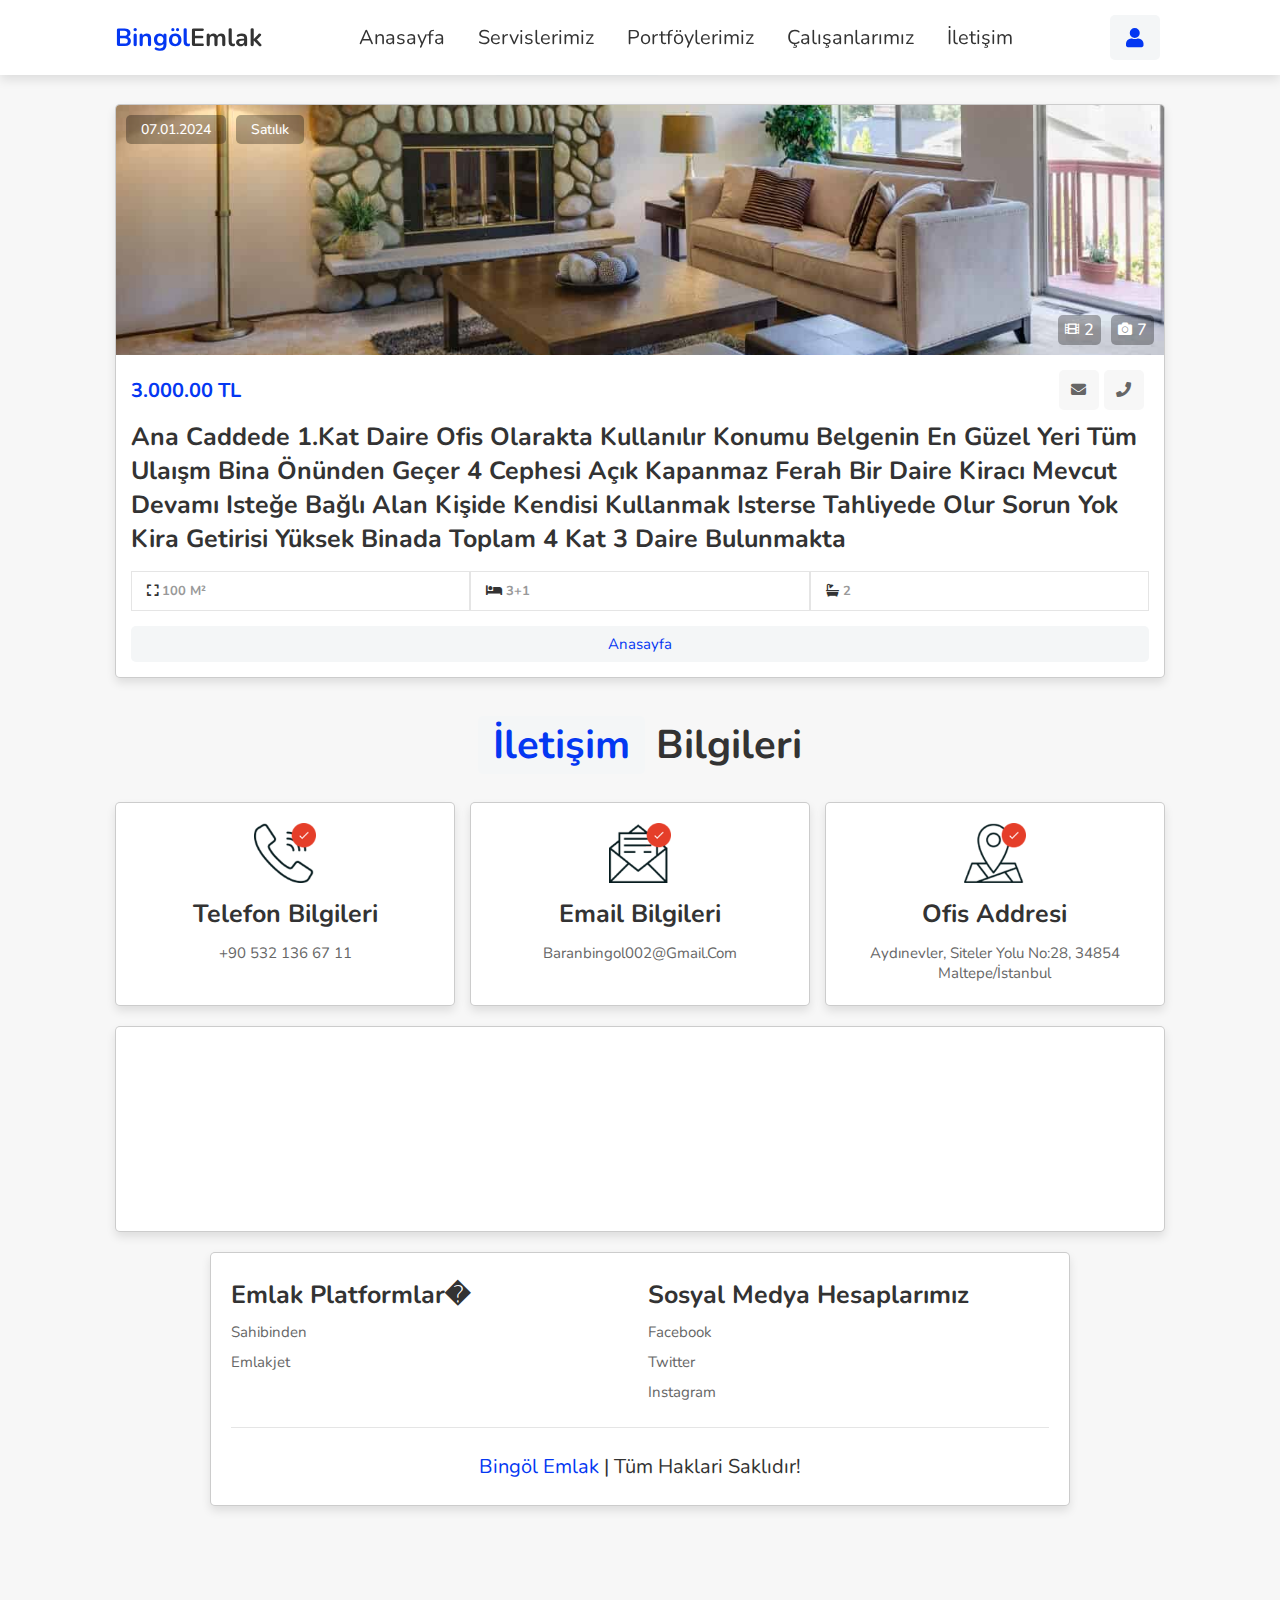
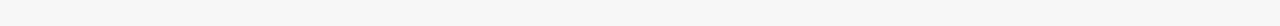
<file: MASTER/real-estate website/delt1.html>
<!DOCTYPE html>
<html lang="tr">
<head>
    <meta charset="utf-8">
    <meta name="viewport" content="width=device-width, initial-scale=1.0">
    <meta http-equiv="content-language" content="tr">
    <title>Bingöl Emlak</title>

    <link rel="stylesheet" href="https://cdnjs.cloudflare.com/ajax/libs/font-awesome/5.15.3/css/all.min.css">

    <link rel="stylesheet" href="css/style.css">

</head>
<body>

    <header>

        <a href="#" class="logo"><span>Bingöl</span>Emlak</a>

        <nav class="navbar">
            <a href="index.html">Anasayfa</a>
            <a href="#services">Servislerimiz</a>
            <a href="#featured">Portföylerimiz</a>
            <a href="#agents">Çalışanlarımız</a>
            <a href="#contact">İletişim</a>
        </nav>

        <div class="icons">
            <div id="menu-bars" class="fas fa-bars"></div>
            <a href="#agents" class="fas fa-user"></a>
        </div>

    </header>
    <section class="featured" id="featured">

        <h1 class="heading"> <span>Portföy</span> Vitrini </h1>

        <div class="box-container">

            <div class="box">
                <div class="image-container">
                    <img src="images/img-2.jpg" alt="">
                    <div class="info">
                        <h3>07.01.2024</h3>
                        <h3>Satılık</h3>
                    </div>
                    <div class="icons">
                        <a href="#" class="fas fa-film"><h3>2</h3></a>
                        <a href="#" class="fas fa-camera"><h3>7</h3></a>
                    </div>
                </div>
                <div class="content">
                    <div class="price">
                        <h3>3.000.00 TL</h3>
                        <a href="#contact" class="fas fa-envelope"></a>
                        <a href="#contact" class="fas fa-phone"></a>
                    </div>
                    <div class="location">
                        <h3>Ana caddede 1.kat daire ofis olarakta kullanılır konumu belgenin en güzel yeri tüm ulaışm bina önünden geçer 4 cephesi açık kapanmaz ferah bir daire kiracı mevcut devamı isteğe bağlı alan kişide kendisi kullanmak isterse tahliyede olur sorun yok kira getirisi yüksek binada toplam 4 kat 3 daire bulunmakta</h3>

                    </div>
                    <div class="details">
                        <h3> <i class="fas fa-expand"></i> 100 m² </h3>
                        <h3> <i class="fas fa-bed"></i> 3+1  </h3>
                        <h3> <i class="fas fa-bath"></i> 2 </h3>
                    </div>
                    <div class="buttons">
                        <a href="index.html" class="btn">Anasayfa</a>
                    </div>
                </div>
            </div>
        </div>

    </section>
    <section class="contact" id="contact">

        <h1 class="heading"> <span>İletişim</span> Bilgileri </h1>

        <div class="icons-container">

            <div class="icons">
                <img src="images/icon-1.png" alt="">
                <h3>Telefon Bilgileri</h3>
                <p>+90 532 136 67 11</p>
            </div>

            <div class="icons">
                <img src="images/icon-2.png" alt="">
                <h3>Email Bilgileri</h3>
                <p> baranbingol002@gmail.com </p>

            </div>

            <div class="icons">
                <img src="images/icon-3.png" alt="">
                <h3>Ofis Addresi</h3>
                <p>Aydınevler, Siteler Yolu No:28, 34854 Maltepe/İstanbul</p>
            </div>

        </div>
        <div class="row">

            <form action="">


                <iframe class="map" src="https://www.google.com/maps/embed?pb=!1m14!1m8!1m3!1d12053.259618922666!2d29.1218732!3d40.9526798!3m2!1i1024!2i768!4f13.1!3m3!1m2!1s0x14cac68bd591c5bd%3A0xebe3a645da2c27c6!2sHilltown!5e0!3m2!1str!2str!4v1704680312476!5m2!1str!2str" allowfullscreen="" loading="lazy"></iframe>
            </form>
        </div>
        <section class="footer">

            <div class="footer-container">

                <div class="box-container">


                    <div class="box">
                        <h3>Emlak Platformlar�</h3>
                        <a href="#">Sahibinden</a>
                        <a href="#">Emlakjet</a>

                    </div>


                    <div class="box">
                        <h3>Sosyal Medya Hesaplarımız</h3>
                        <a href="#">facebook</a>
                        <a href="#">twitter</a>
                        <a href="https://www.instagram.com/baran_bingol_/">instagram</a>


                    </div>

                </div>

                <div class="credit"> <span> Bingöl Emlak </span> | Tüm Haklari Saklıdır! </div>

            </div>

        </section>


        <script>

        let menu = document.querySelector('#menu-bars');
        let navbar = document.querySelector('.navbar');

        menu.onclick = () => {
            navbar.classList.toggle('active');
            menu.classList.toggle('fa-times');
        }

        window.onscroll = () => {
            navbar.classList.remove('active');
            menu.classList.remove('fa-times');
        }

        </script>
    </section>
</body>
</html>
</file>
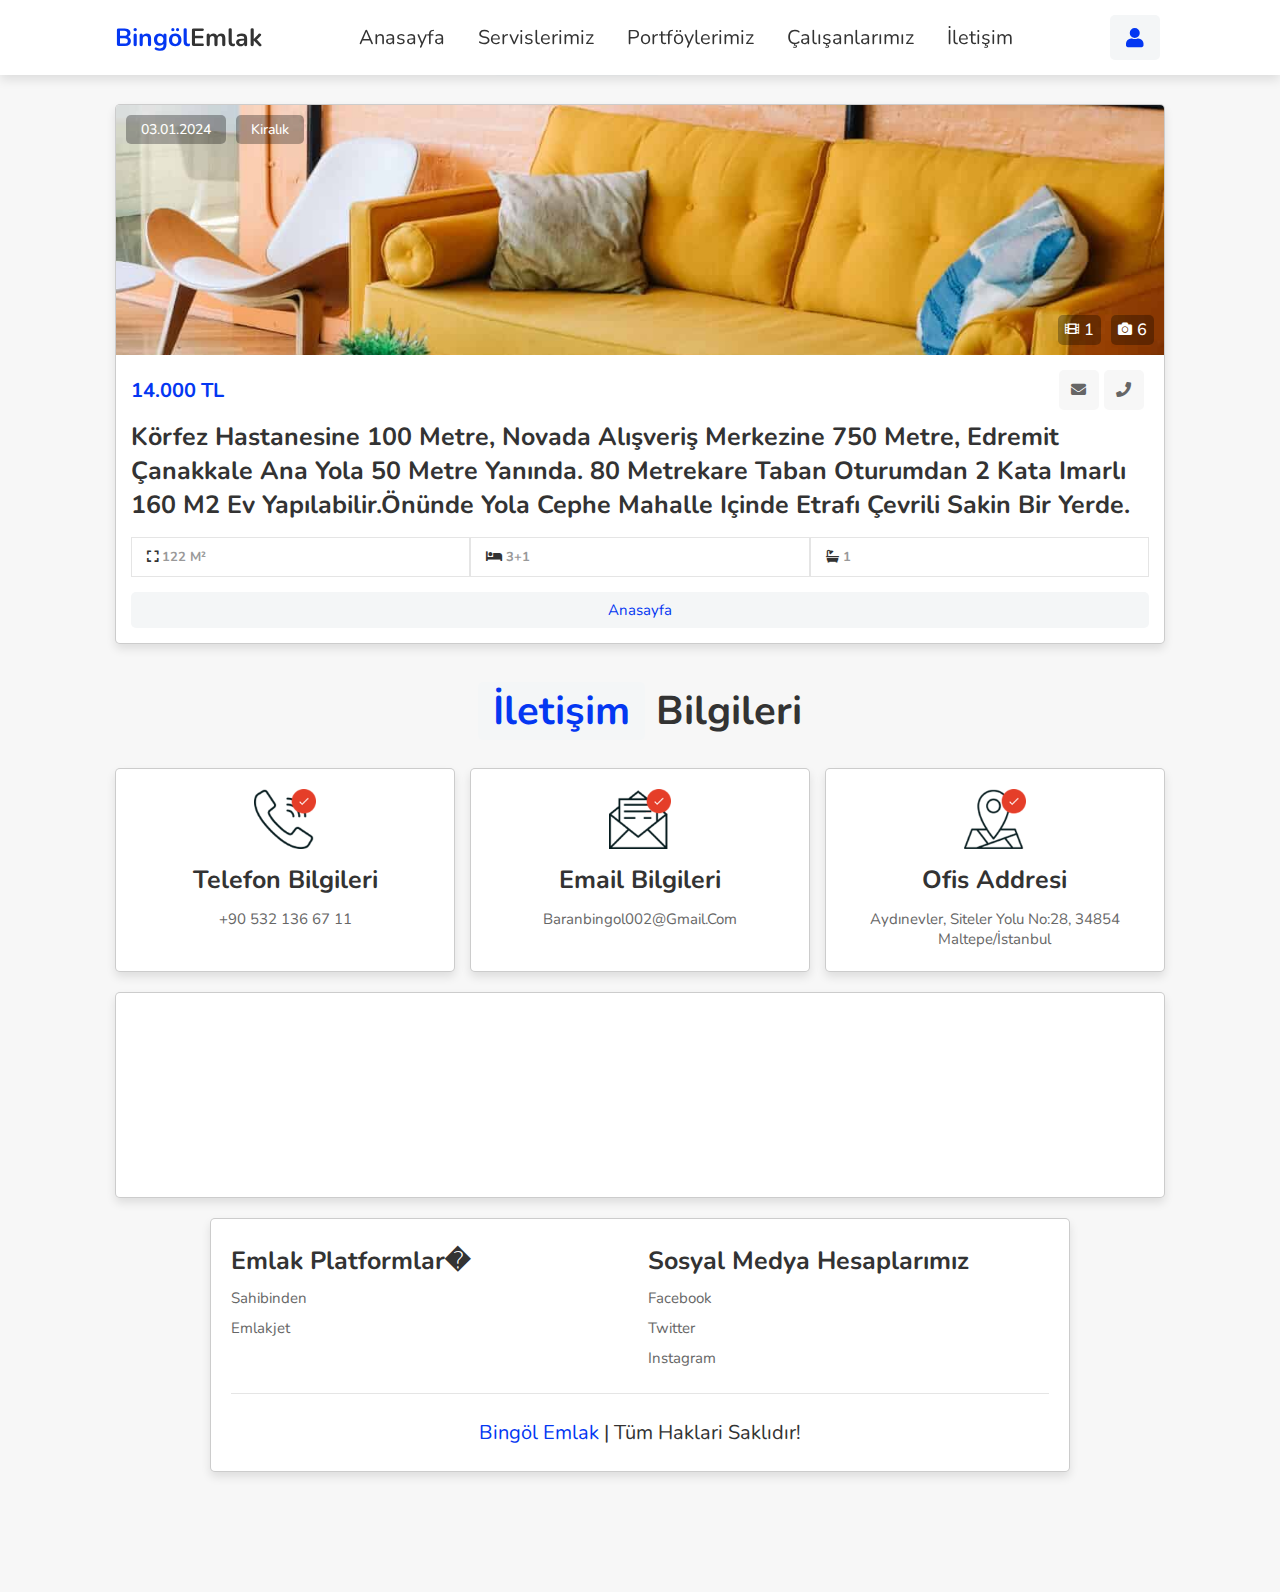
<file: MASTER/real-estate website/delt2.html>
<!DOCTYPE html>
<html lang="tr">
<head>
    <meta charset="utf-8">
    <meta name="viewport" content="width=device-width, initial-scale=1.0">
    <meta http-equiv="content-language" content="tr">
    <title>Bingöl Emlak</title>

    <link rel="stylesheet" href="https://cdnjs.cloudflare.com/ajax/libs/font-awesome/5.15.3/css/all.min.css">

    <link rel="stylesheet" href="css/style.css">

</head>
<body>

    <header>

        <a href="#" class="logo"><span>Bingöl</span>Emlak</a>

        <nav class="navbar">
            <a href="index.html">Anasayfa</a>
            <a href="#services">Servislerimiz</a>
            <a href="#featured">Portföylerimiz</a>
            <a href="#agents">Çalışanlarımız</a>
            <a href="#contact">İletişim</a>
        </nav>

        <div class="icons">
            <div id="menu-bars" class="fas fa-bars"></div>
            <a href="#agents" class="fas fa-user"></a>
        </div>

    </header>
    <section class="featured" id="featured">

        <h1 class="heading"> <span>Portföy</span> Vitrini </h1>

        <div class="box-container">
            <div class="box">
                <div class="image-container">
                    <img src="images/img-3.jpg" alt="">
                    <div class="info">
                        <h3>03.01.2024</h3>
                        <h3>Kiralık</h3>
                    </div>
                    <div class="icons">
                        <a href="#" class="fas fa-film"><h3>1</h3></a>
                        <a href="#" class="fas fa-camera"><h3>6</h3></a>
                    </div>
                </div>
                <div class="content">
                    <div class="price">
                        <h3>14.000 TL</h3>
                        <a href="#contact" class="fas fa-envelope"></a>
                        <a href="#contact" class="fas fa-phone"></a>
                    </div>
                    <div class="location">
                        <h3>
                            Körfez hastanesine 100 metre, Novada Alışveriş merkezine 750 metre, Edremit Çanakkale ana yola 50 metre yanında.
                            80 metrekare taban oturumdan 2 kata imarlı 160 m2 Ev yapılabilir.önünde yola cephe mahalle içinde etrafı çevrili sakin bir yerde.
                        </h3>

                    </div>
                    <div class="details">
                        <h3> <i class="fas fa-expand"></i> 122 m² </h3>
                        <h3> <i class="fas fa-bed"></i> 3+1 </h3>
                        <h3> <i class="fas fa-bath"></i> 1 </h3>
                    </div>
                    <div class="buttons">
                        <a href="index.html" class="btn">Anasayfa</a>
                    </div>
                </div>
            </div>
            </div>

    </section>
    <section class="contact" id="contact">

        <h1 class="heading"> <span>İletişim</span> Bilgileri </h1>

        <div class="icons-container">

            <div class="icons">
                <img src="images/icon-1.png" alt="">
                <h3>Telefon Bilgileri</h3>
                <p>+90 532 136 67 11</p>
            </div>

            <div class="icons">
                <img src="images/icon-2.png" alt="">
                <h3>Email Bilgileri</h3>
                <p> baranbingol002@gmail.com </p>

            </div>

            <div class="icons">
                <img src="images/icon-3.png" alt="">
                <h3>Ofis Addresi</h3>
                <p>Aydınevler, Siteler Yolu No:28, 34854 Maltepe/İstanbul</p>
            </div>

        </div>
        <div class="row">

            <form action="">


                <iframe class="map" src="https://www.google.com/maps/embed?pb=!1m14!1m8!1m3!1d12053.259618922666!2d29.1218732!3d40.9526798!3m2!1i1024!2i768!4f13.1!3m3!1m2!1s0x14cac68bd591c5bd%3A0xebe3a645da2c27c6!2sHilltown!5e0!3m2!1str!2str!4v1704680312476!5m2!1str!2str" allowfullscreen="" loading="lazy"></iframe>
            </form>
        </div>
        <section class="footer">

            <div class="footer-container">

                <div class="box-container">


                    <div class="box">
                        <h3>Emlak Platformlar�</h3>
                        <a href="#">Sahibinden</a>
                        <a href="#">Emlakjet</a>

                    </div>


                    <div class="box">
                        <h3>Sosyal Medya Hesaplarımız</h3>
                        <a href="#">facebook</a>
                        <a href="#">twitter</a>
                        <a href="https://www.instagram.com/baran_bingol_/">instagram</a>


                    </div>

                </div>

                <div class="credit"> <span> Bingöl Emlak </span> | Tüm Haklari Saklıdır! </div>

            </div>

        </section>

        <script>

        let menu = document.querySelector('#menu-bars');
        let navbar = document.querySelector('.navbar');

        menu.onclick = () => {
            navbar.classList.toggle('active');
            menu.classList.toggle('fa-times');
        }

        window.onscroll = () => {
            navbar.classList.remove('active');
            menu.classList.remove('fa-times');
        }

        </script>
    </section>
</body>
</html>
</file>
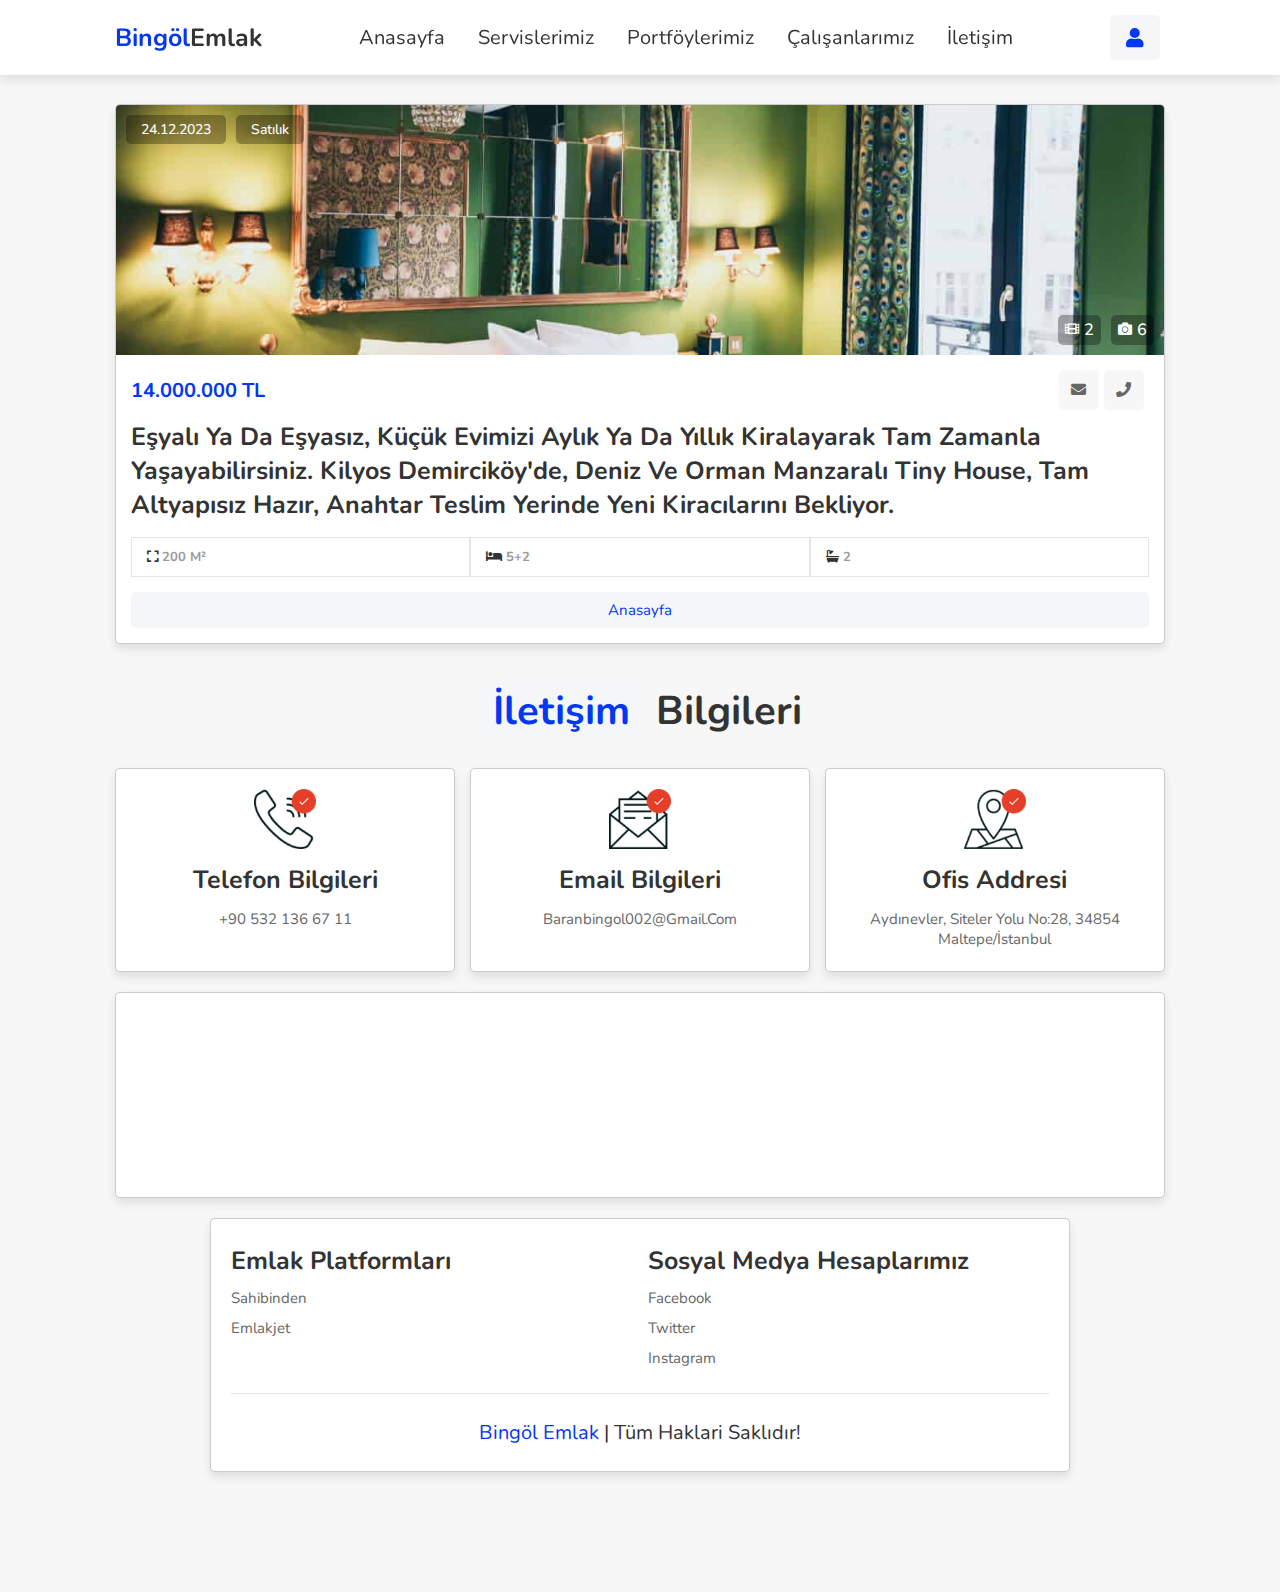
<file: MASTER/real-estate website/delt3.html>
<!DOCTYPE html>
<html lang="tr">
<head>
    <meta charset="utf-8">
    <meta name="viewport" content="width=device-width, initial-scale=1.0">
    <meta http-equiv="content-language" content="tr">
    <title>Bingöl Emlak</title>

    <link rel="stylesheet" href="https://cdnjs.cloudflare.com/ajax/libs/font-awesome/5.15.3/css/all.min.css">

    <link rel="stylesheet" href="css/style.css">

</head>
<body>

    <header>

        <a href="#" class="logo"><span>Bingöl</span>Emlak</a>

        <nav class="navbar">
            <a href="index.html">Anasayfa</a>
            <a href="#services">Servislerimiz</a>
            <a href="#featured">Portföylerimiz</a>
            <a href="#agents">Çalışanlarımız</a>
            <a href="#contact">İletişim</a>
        </nav>

        <div class="icons">
            <div id="menu-bars" class="fas fa-bars"></div>
            <a href="#agents" class="fas fa-user"></a>
        </div>

    </header>
    <section class="featured" id="featured">

        <h1 class="heading"> <span>Portföy</span> Vitrini </h1>

        <div class="box-container">
            <div class="box">
                <div class="image-container">
                    <img src="images/img-4.jpg" alt="">
                    <div class="info">
                        <h3>24.12.2023</h3>
                        <h3>Satılık</h3>
                    </div>
                    <div class="icons">
                        <a href="#" class="fas fa-film"><h3>2</h3></a>
                        <a href="#" class="fas fa-camera"><h3>6</h3></a>
                    </div>
                </div>
                <div class="content">
                    <div class="price">
                        <h3>14.000.000 TL</h3>
                        <a href="#contact" class="fas fa-envelope"></a>
                        <a href="#contact" class="fas fa-phone"></a>
                    </div>
                    <div class="location">
                        <h3>Eşyalı ya da eşyasız, küçük evimizi aylık ya da yıllık kiralayarak tam zamanla yaşayabilirsiniz. Kilyos Demirciköy'de, deniz ve orman manzaralı tiny house, tam altyapısız hazır, anahtar teslim yerinde yeni kiracılarını bekliyor.</h3>

                    </div>
                    <div class="details">
                        <h3> <i class="fas fa-expand"></i> 200 m² </h3>
                        <h3> <i class="fas fa-bed"></i> 5+2 </h3>
                        <h3> <i class="fas fa-bath"></i> 2 </h3>
                    </div>
                    <div class="buttons">
                        <a href="index.html" class="btn">Anasayfa</a>
                    </div>
                </div>
            </div>
            </div>
    </section>
    <section class="contact" id="contact">

        <h1 class="heading"> <span>İletişim</span> Bilgileri </h1>

        <div class="icons-container">

            <div class="icons">
                <img src="images/icon-1.png" alt="">
                <h3>Telefon Bilgileri</h3>
                <p>+90 532 136 67 11</p>
            </div>

            <div class="icons">
                <img src="images/icon-2.png" alt="">
                <h3>Email Bilgileri</h3>
                <p> baranbingol002@gmail.com </p>

            </div>

            <div class="icons">
                <img src="images/icon-3.png" alt="">
                <h3>Ofis Addresi</h3>
                <p>Aydınevler, Siteler Yolu No:28, 34854 Maltepe/İstanbul</p>
            </div>

        </div>
        <div class="row">

            <form action="">


                <iframe class="map" src="https://www.google.com/maps/embed?pb=!1m14!1m8!1m3!1d12053.259618922666!2d29.1218732!3d40.9526798!3m2!1i1024!2i768!4f13.1!3m3!1m2!1s0x14cac68bd591c5bd%3A0xebe3a645da2c27c6!2sHilltown!5e0!3m2!1str!2str!4v1704680312476!5m2!1str!2str" allowfullscreen="" loading="lazy"></iframe>
            </form>
        </div>
        <section class="footer">

            <div class="footer-container">

                <div class="box-container">


                    <div class="box">
                        <h3>Emlak Platformları</h3>
                        <a href="#">Sahibinden</a>
                        <a href="#">Emlakjet</a>

                    </div>


                    <div class="box">
                        <h3>Sosyal Medya Hesaplarımız</h3>
                        <a href="#">facebook</a>
                        <a href="#">twitter</a>
                        <a href="https://www.instagram.com/baran_bingol_/">instagram</a>


                    </div>

                </div>

                <div class="credit"> <span> Bingöl Emlak </span> | Tüm Haklari Saklıdır! </div>

            </div>

        </section>


        <script>

        let menu = document.querySelector('#menu-bars');
        let navbar = document.querySelector('.navbar');

        menu.onclick = () => {
            navbar.classList.toggle('active');
            menu.classList.toggle('fa-times');
        }

        window.onscroll = () => {
            navbar.classList.remove('active');
            menu.classList.remove('fa-times');
        }

        </script>
    </section>
</body>
</html>
</file>
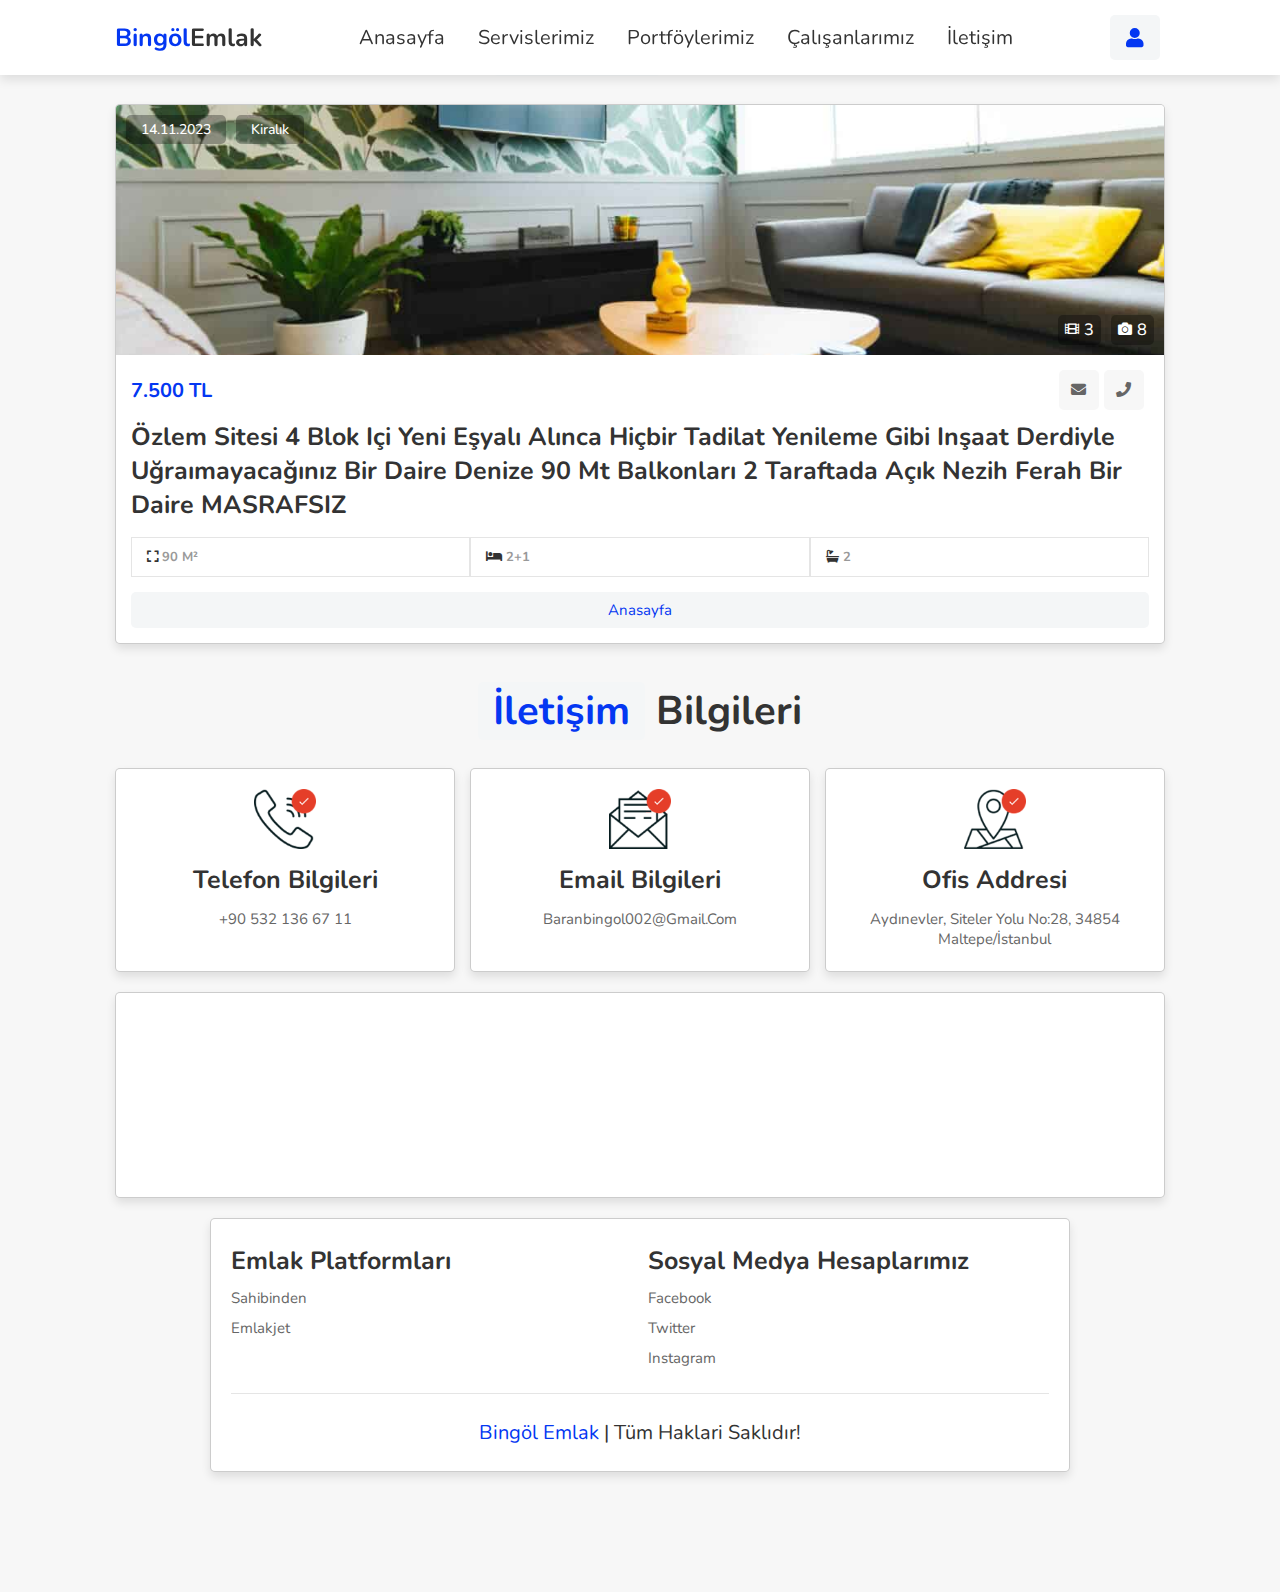
<file: MASTER/real-estate website/delt4.html>
<!DOCTYPE html>
<html lang="tr">
<head>
    <meta charset="utf-8">
    <meta name="viewport" content="width=device-width, initial-scale=1.0">
    <meta http-equiv="content-language" content="tr">
    <title>Bingöl Emlak</title>

    <link rel="stylesheet" href="https://cdnjs.cloudflare.com/ajax/libs/font-awesome/5.15.3/css/all.min.css">

    <link rel="stylesheet" href="css/style.css">

</head>
<body>

    <header>

        <a href="#" class="logo"><span>Bingöl</span>Emlak</a>

        <nav class="navbar">
            <a href="index.html">Anasayfa</a>
            <a href="#services">Servislerimiz</a>
            <a href="#featured">Portföylerimiz</a>
            <a href="#agents">Çalışanlarımız</a>
            <a href="#contact">İletişim</a>
        </nav>

        <div class="icons">
            <div id="menu-bars" class="fas fa-bars"></div>
            <a href="#agents" class="fas fa-user"></a>
        </div>

    </header>
    <section class="featured" id="featured">

        <h1 class="heading"> <span>Portföy</span> Vitrini </h1>

        <div class="box-container">
            <div class="box">
                <div class="image-container">
                    <img src="images/img-5.jpg" alt="">
                    <div class="info">
                        <h3>14.11.2023</h3>
                        <h3>Kiralık</h3>
                    </div>
                    <div class="icons">
                        <a href="#" class="fas fa-film"><h3>3</h3></a>
                        <a href="#" class="fas fa-camera"><h3>8</h3></a>
                    </div>
                </div>
                <div class="content">
                    <div class="price">
                        <h3>7.500 TL</h3>
                        <a href="#contact" class="fas fa-envelope"></a>
                        <a href="#contact" class="fas fa-phone"></a>
                    </div>
                    <div class="location">
                        <h3>Özlem sitesi 4 blok içi yeni eşyalı alınca hiçbir tadilat yenileme gibi inşaat derdiyle uğraımayacağınız bir daire denize 90 mt balkonları 2 taraftada açık nezih ferah bir daire MASRAFSIZ</h3>
                    </div>
                    <div class="details">
                        <h3> <i class="fas fa-expand"></i> 90 m² </h3>
                        <h3> <i class="fas fa-bed"></i> 2+1 </h3>
                        <h3> <i class="fas fa-bath"></i> 2 </h3>
                    </div>
                    <div class="buttons">
                        <a href="index.html" class="btn">Anasayfa</a>
                    </div>
                </div>
            </div>
        </div>

    </section>
    <section class="contact" id="contact">

        <h1 class="heading"> <span>İletişim</span> Bilgileri </h1>

        <div class="icons-container">

            <div class="icons">
                <img src="images/icon-1.png" alt="">
                <h3>Telefon Bilgileri</h3>
                <p>+90 532 136 67 11</p>
            </div>

            <div class="icons">
                <img src="images/icon-2.png" alt="">
                <h3>Email Bilgileri</h3>
                <p> baranbingol002@gmail.com </p>

            </div>

            <div class="icons">
                <img src="images/icon-3.png" alt="">
                <h3>Ofis Addresi</h3>
                <p>Aydınevler, Siteler Yolu No:28, 34854 Maltepe/İstanbul</p>
            </div>

        </div>
        <div class="row">

            <form action="">


                <iframe class="map" src="https://www.google.com/maps/embed?pb=!1m14!1m8!1m3!1d12053.259618922666!2d29.1218732!3d40.9526798!3m2!1i1024!2i768!4f13.1!3m3!1m2!1s0x14cac68bd591c5bd%3A0xebe3a645da2c27c6!2sHilltown!5e0!3m2!1str!2str!4v1704680312476!5m2!1str!2str" allowfullscreen="" loading="lazy"></iframe>
            </form>
        </div>
        <section class="footer">

            <div class="footer-container">

                <div class="box-container">


                    <div class="box">
                        <h3>Emlak Platformları</h3>
                        <a href="#">Sahibinden</a>
                        <a href="#">Emlakjet</a>

                    </div>


                    <div class="box">
                        <h3>Sosyal Medya Hesaplarımız</h3>
                        <a href="#">facebook</a>
                        <a href="#">twitter</a>
                        <a href="https://www.instagram.com/baran_bingol_/">instagram</a>


                    </div>

                </div>

                <div class="credit"> <span> Bingöl Emlak </span> | Tüm Haklari Saklıdır! </div>

            </div>

        </section>

        <script>

        let menu = document.querySelector('#menu-bars');
        let navbar = document.querySelector('.navbar');

        menu.onclick = () => {
            navbar.classList.toggle('active');
            menu.classList.toggle('fa-times');
        }

        window.onscroll = () => {
            navbar.classList.remove('active');
            menu.classList.remove('fa-times');
        }

        </script>
    </section>
</body>
</html>
</file>
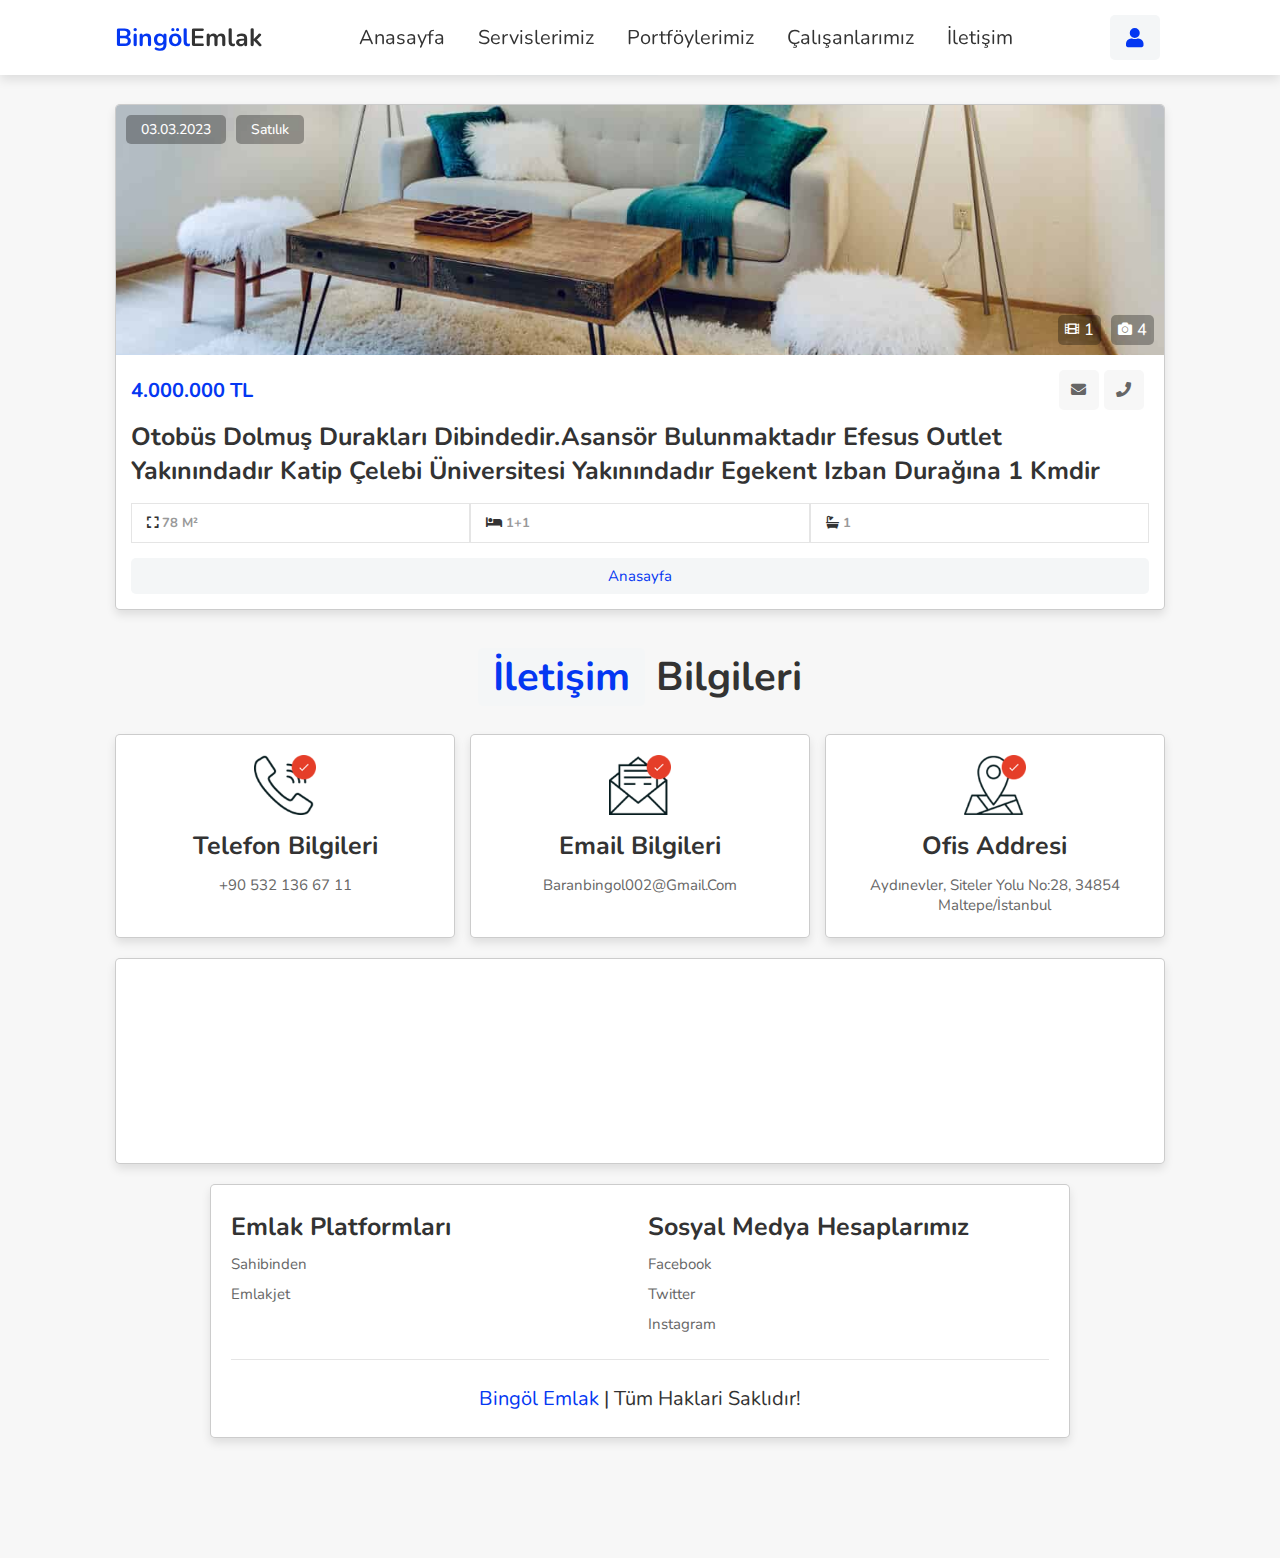
<file: MASTER/real-estate website/delt5.html>
<!DOCTYPE html>
<html lang="tr">
<head>
    <meta charset="utf-8">
    <meta name="viewport" content="width=device-width, initial-scale=1.0">
    <meta http-equiv="content-language" content="tr">
    <title>Bingöl Emlak</title>

    <link rel="stylesheet" href="https://cdnjs.cloudflare.com/ajax/libs/font-awesome/5.15.3/css/all.min.css">

    <link rel="stylesheet" href="css/style.css">

</head>
<body>

    <header>

        <a href="#" class="logo"><span>Bingöl</span>Emlak</a>

        <nav class="navbar">
            <a href="index.html">Anasayfa</a>
            <a href="#services">Servislerimiz</a>
            <a href="#featured">Portföylerimiz</a>
            <a href="#agents">Çalışanlarımız</a>
            <a href="#contact">İletişim</a>
        </nav>

        <div class="icons">
            <div id="menu-bars" class="fas fa-bars"></div>
            <a href="#agents" class="fas fa-user"></a>
        </div>

    </header>
    <section class="featured" id="featured">

        <h1 class="heading"> <span>Portföy</span> Vitrini </h1>

        <div class="box-container">
            <div class="box">
                <div class="image-container">
                    <img src="images/img-6.jpg" alt="">
                    <div class="info">
                        <h3>03.03.2023</h3>
                        <h3>Satılık</h3>
                    </div>
                    <div class="icons">
                        <a href="#" class="fas fa-film"><h3>1</h3></a>
                        <a href="#" class="fas fa-camera"><h3>4</h3></a>
                    </div>
                </div>
                <div class="content">
                    <div class="price">
                        <h3>4.000.000 TL</h3>
                        <a href="#contact" class="fas fa-envelope"></a>
                        <a href="#contact" class="fas fa-phone"></a>
                    </div>
                    <div class="location">
                        <h3>
                            Otobüs dolmuş durakları dibindedir.Asansör bulunmaktadır Efesus outlet yakınındadır
                            Katip Çelebi üniversitesi yakınındadır
                            Egekent izban durağına 1 kmdir
                        </h3>

                    </div>
                    <div class="details">
                        <h3> <i class="fas fa-expand"></i> 78 m² </h3>
                        <h3> <i class="fas fa-bed"></i> 1+1 </h3>
                        <h3> <i class="fas fa-bath"></i> 1 </h3>
                    </div>
                    <div class="buttons">
                        <a href="index.html" class="btn">Anasayfa</a>
                    </div>
                </div>
            </div>
        </div>

    </section>
    <section class="contact" id="contact">

        <h1 class="heading"> <span>İletişim</span> Bilgileri </h1>

        <div class="icons-container">

            <div class="icons">
                <img src="images/icon-1.png" alt="">
                <h3>Telefon Bilgileri</h3>
                <p>+90 532 136 67 11</p>
            </div>

            <div class="icons">
                <img src="images/icon-2.png" alt="">
                <h3>Email Bilgileri</h3>
                <p> baranbingol002@gmail.com </p>

            </div>

            <div class="icons">
                <img src="images/icon-3.png" alt="">
                <h3>Ofis Addresi</h3>
                <p>Aydınevler, Siteler Yolu No:28, 34854 Maltepe/İstanbul</p>
            </div>

        </div>
        <div class="row">

            <form action="">


                <iframe class="map" src="https://www.google.com/maps/embed?pb=!1m14!1m8!1m3!1d12053.259618922666!2d29.1218732!3d40.9526798!3m2!1i1024!2i768!4f13.1!3m3!1m2!1s0x14cac68bd591c5bd%3A0xebe3a645da2c27c6!2sHilltown!5e0!3m2!1str!2str!4v1704680312476!5m2!1str!2str" allowfullscreen="" loading="lazy"></iframe>
            </form>
        </div>
        <section class="footer">

            <div class="footer-container">

                <div class="box-container">


                    <div class="box">
                        <h3>Emlak Platformları</h3>
                        <a href="#">Sahibinden</a>
                        <a href="#">Emlakjet</a>

                    </div>


                    <div class="box">
                        <h3>Sosyal Medya Hesaplarımız</h3>
                        <a href="#">facebook</a>
                        <a href="#">twitter</a>
                        <a href="https://www.instagram.com/baran_bingol_/">instagram</a>


                    </div>

                </div>

                <div class="credit"> <span> Bingöl Emlak </span> | Tüm Haklari Saklıdır! </div>

            </div>

        </section>


        <script>

        let menu = document.querySelector('#menu-bars');
        let navbar = document.querySelector('.navbar');

        menu.onclick = () => {
            navbar.classList.toggle('active');
            menu.classList.toggle('fa-times');
        }

        window.onscroll = () => {
            navbar.classList.remove('active');
            menu.classList.remove('fa-times');
        }

        </script>
    </section>
</body>
</html>
</file>
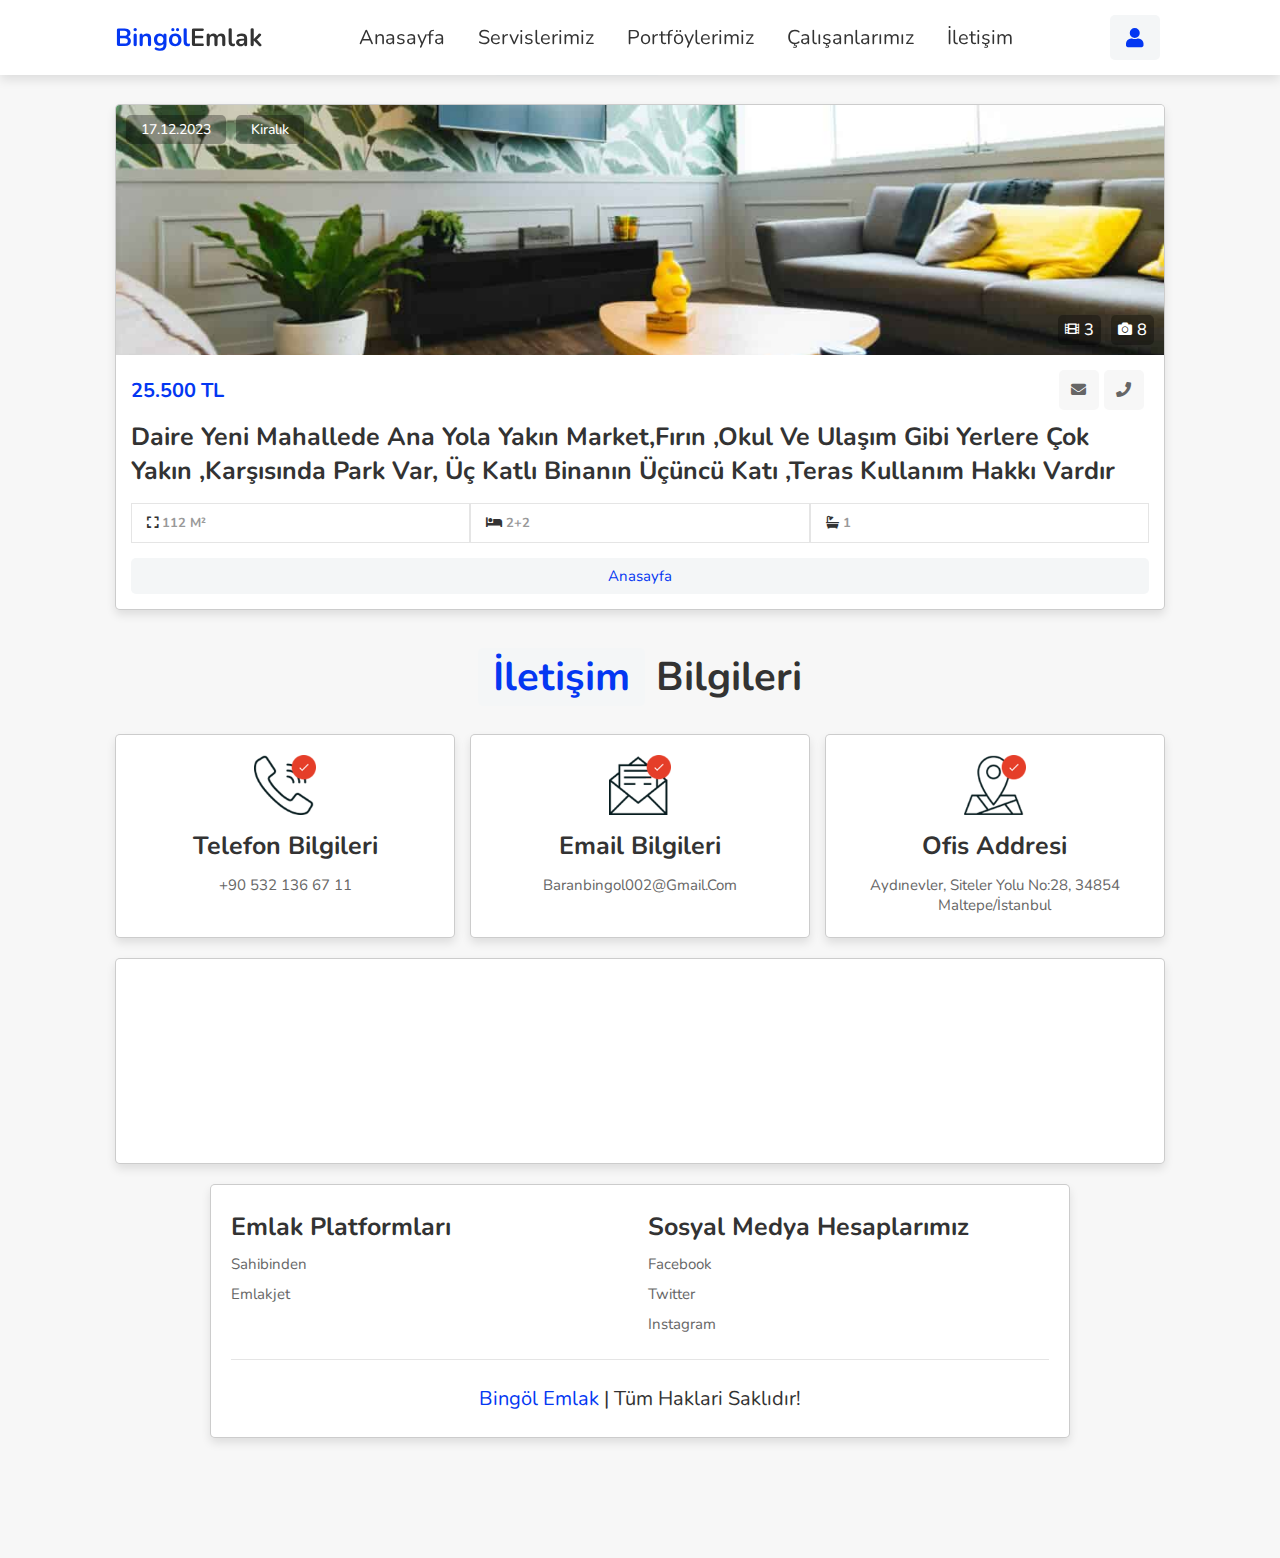
<file: MASTER/real-estate website/delt6.html>
<!DOCTYPE html>
<html lang="tr">
<head>
    <meta charset="utf-8">
    <meta name="viewport" content="width=device-width, initial-scale=1.0">
    <meta http-equiv="content-language" content="tr">
    <title>Bingöl Emlak</title>

    <link rel="stylesheet" href="https://cdnjs.cloudflare.com/ajax/libs/font-awesome/5.15.3/css/all.min.css">

    <link rel="stylesheet" href="css/style.css">

</head>
<body>

    <header>

        <a href="#" class="logo"><span>Bingöl</span>Emlak</a>

        <nav class="navbar">
            <a href="index.html">Anasayfa</a>
            <a href="#services">Servislerimiz</a>
            <a href="#featured">Portföylerimiz</a>
            <a href="#agents">Çalışanlarımız</a>
            <a href="#contact">İletişim</a>
        </nav>

        <div class="icons">
            <div id="menu-bars" class="fas fa-bars"></div>
            <a href="#agents" class="fas fa-user"></a>
        </div>

    </header>
    <section class="featured" id="featured">

        <h1 class="heading"> <span>Portföy</span> Vitrini </h1>

        <div class="box-container">
            <div class="box">
                <div class="image-container">
                    <img src="images/img-5.jpg" alt="">
                    <div class="info">
                        <h3>17.12.2023</h3>
                        <h3>Kiralık</h3>
                    </div>
                    <div class="icons">
                        <a href="#" class="fas fa-film"><h3>3</h3></a>
                        <a href="#" class="fas fa-camera"><h3>8</h3></a>
                    </div>
                </div>
                <div class="content">
                    <div class="price">
                        <h3>25.500 TL</h3>
                        <a href="#contact" class="fas fa-envelope"></a>
                        <a href="#contact" class="fas fa-phone"></a>
                    </div>
                    <div class="location">
                        <h3>
                            Daire yeni mahallede ana yola yakın market,fırın ,okul ve ulaşım gibi yerlere çok yakın ,karşısında park var, üç katlı binanın üçüncü katı ,teras kullanım hakkı vardır
                        </h3>

                    </div>
                    <div class="details">
                        <h3> <i class="fas fa-expand"></i> 112 m² </h3>
                        <h3> <i class="fas fa-bed"></i> 2+2 </h3>
                        <h3> <i class="fas fa-bath"></i> 1 </h3>
                    </div>
                    <div class="buttons">
                        <a href="index.html" class="btn">Anasayfa</a>
                    </div>
                </div>

            </div>

        </div>

    </section>
    <section class="contact" id="contact">

        <h1 class="heading"> <span>İletişim</span> Bilgileri </h1>

        <div class="icons-container">

            <div class="icons">
                <img src="images/icon-1.png" alt="">
                <h3>Telefon Bilgileri</h3>
                <p>+90 532 136 67 11</p>
            </div>

            <div class="icons">
                <img src="images/icon-2.png" alt="">
                <h3>Email Bilgileri</h3>
                <p> baranbingol002@gmail.com </p>

            </div>

            <div class="icons">
                <img src="images/icon-3.png" alt="">
                <h3>Ofis Addresi</h3>
                <p>Aydınevler, Siteler Yolu No:28, 34854 Maltepe/İstanbul</p>
            </div>

        </div>
        <div class="row">

            <form action="">


                <iframe class="map" src="https://www.google.com/maps/embed?pb=!1m14!1m8!1m3!1d12053.259618922666!2d29.1218732!3d40.9526798!3m2!1i1024!2i768!4f13.1!3m3!1m2!1s0x14cac68bd591c5bd%3A0xebe3a645da2c27c6!2sHilltown!5e0!3m2!1str!2str!4v1704680312476!5m2!1str!2str" allowfullscreen="" loading="lazy"></iframe>
            </form>
        </div>
        <section class="footer">

            <div class="footer-container">

                <div class="box-container">


                    <div class="box">
                        <h3>Emlak Platformları</h3>
                        <a href="#">Sahibinden</a>
                        <a href="#">Emlakjet</a>

                    </div>


                    <div class="box">
                        <h3>Sosyal Medya Hesaplarımız</h3>
                        <a href="#">facebook</a>
                        <a href="#">twitter</a>
                        <a href="https://www.instagram.com/baran_bingol_/">instagram</a>


                    </div>

                </div>

                <div class="credit"> <span> Bingöl Emlak </span> | Tüm Haklari Saklıdır! </div>

            </div>

        </section>


        <script>

        let menu = document.querySelector('#menu-bars');
        let navbar = document.querySelector('.navbar');

        menu.onclick = () => {
            navbar.classList.toggle('active');
            menu.classList.toggle('fa-times');
        }

        window.onscroll = () => {
            navbar.classList.remove('active');
            menu.classList.remove('fa-times');
        }

        </script>
    </section>
</body>
</html>
</file>
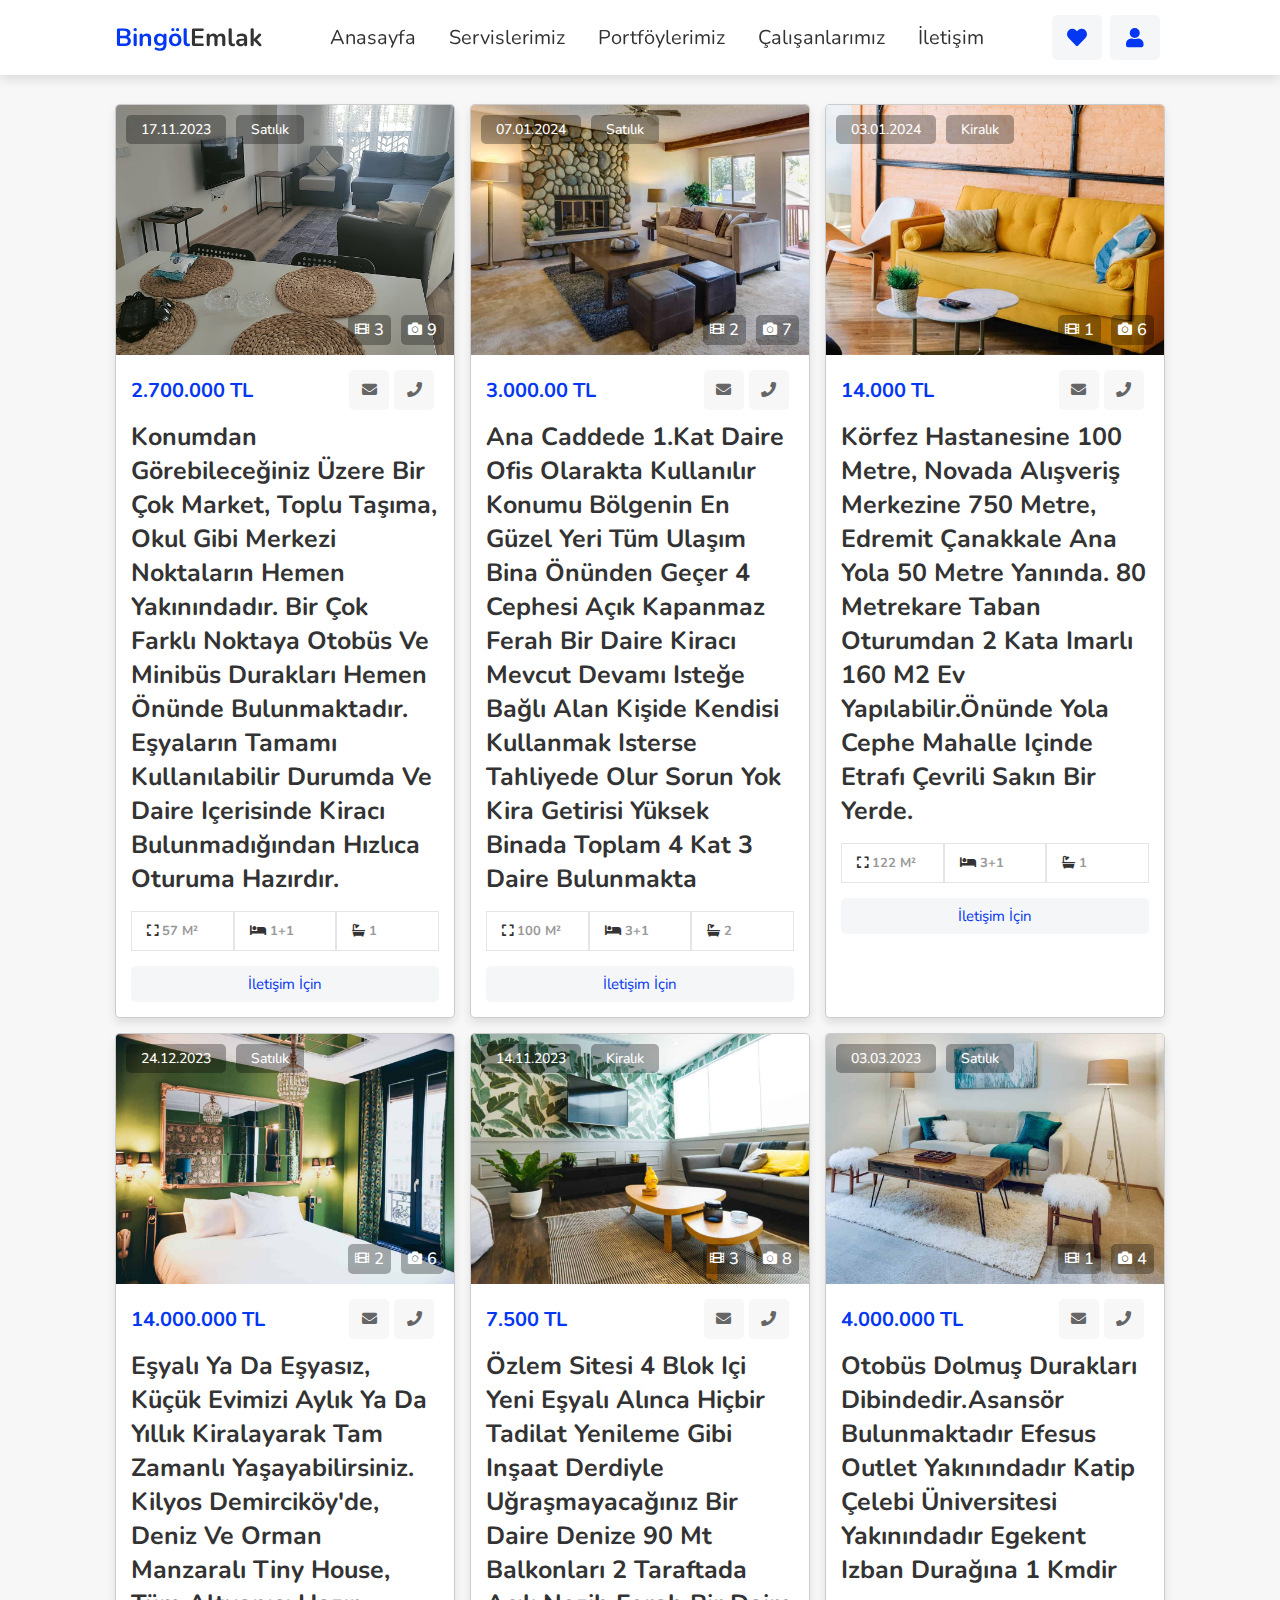
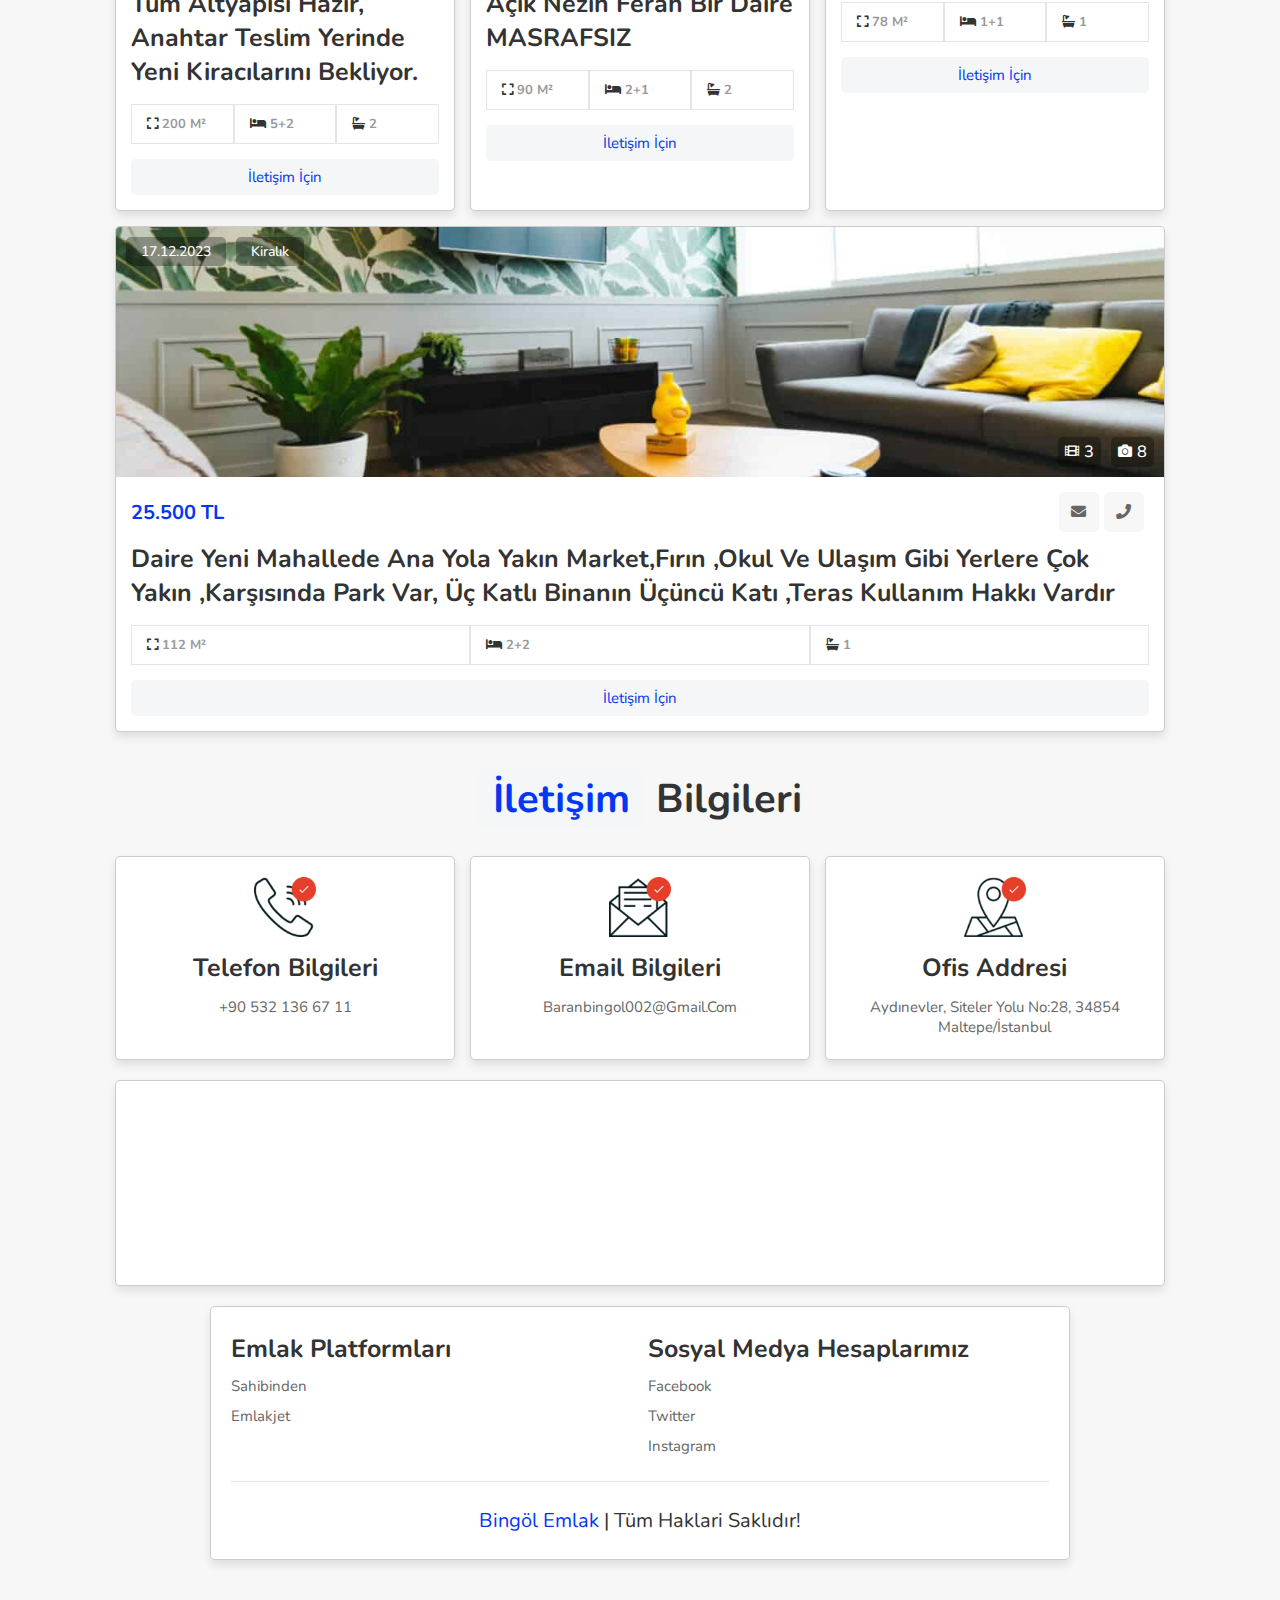
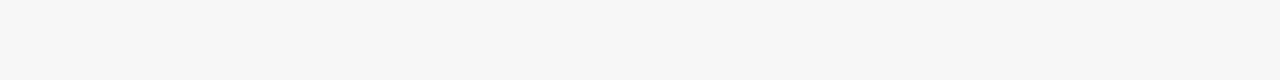
<file: yi-it-master/real-estate website/delt.html>
<!DOCTYPE html>
<html lang="tr">
<head>
    <meta charset="utf-8">
    <meta name="viewport" content="width=device-width, initial-scale=1.0">
    <meta http-equiv="content-language" content="tr">
    <title>Bingöl Emlak</title>

    <link rel="stylesheet" href="https://cdnjs.cloudflare.com/ajax/libs/font-awesome/5.15.3/css/all.min.css">

    <link rel="stylesheet" href="css/style.css">

</head>
<body>

    <header>

        <a href="#" class="logo"><span>Bingöl</span>Emlak</a>

        <nav class="navbar">
            <a href="index.html">Anasayfa</a>
            <a href="#services">Servislerimiz</a>
            <a href="#featured">Portföylerimiz</a>
            <a href="#agents">Çalışanlarımız</a>
            <a href="#contact">İletişim</a>
        </nav>

        <div class="icons">
            <div id="menu-bars" class="fas fa-bars"></div>
            <a href="#" class="fas fa-heart"></a>
            <a href="#" class="fas fa-user"></a>
        </div>

    </header>
    <section class="featured" id="featured">

        <h1 class="heading"> <span>Portföy</span> Vitrini </h1>

        <div class="box-container">

            <div class="box">
                <div class="image-container">
                    <img src="images/img-9.jpg" alt="">
                    <div class="info">
                        <h3>17.11.2023</h3>
                        <h3>Satılık</h3>
                    </div>
                    <div class="icons">
                        <a href="#" class="fas fa-film"><h3>3</h3></a>
                        <a href="#" class="fas fa-camera"><h3>9</h3></a>
                    </div>
                </div>
                <div class="content">
                    <div class="price">
                        <h3>2.700.000 TL</h3>
                        <a href="#contact" class="fas fa-envelope"></a>
                        <a href="#contact" class="fas fa-phone"></a>
                    </div>
                    <div class="location">
                        <h3>
                            Konumdan görebileceğiniz üzere bir çok market, toplu taşıma, okul gibi merkezi noktaların hemen yakınındadır.
                            Bir çok farklı noktaya otobüs ve minibüs durakları hemen önünde bulunmaktadır.
                            Eşyaların tamamı kullanılabilir durumda ve daire içerisinde kiracı bulunmadığından hızlıca oturuma hazırdır.
                        </h3>
                        
                    </div>
                    <div class="details">
                        <h3> <i class="fas fa-expand"></i>  57 m²  </h3>
                        <h3> <i class="fas fa-bed"></i> 1+1 </h3>
                        <h3> <i class="fas fa-bath"></i> 1 </h3>
                    </div>
                    <div class="buttons">
                        <a href="#contact" class="btn">İletişim İçin</a>

                    </div>
                </div>
            </div>

            <div class="box">
                <div class="image-container">
                    <img src="images/img-2.jpg" alt="">
                    <div class="info">
                        <h3>07.01.2024</h3>
                        <h3>Satılık</h3>
                    </div>
                    <div class="icons">
                        <a href="#" class="fas fa-film"><h3>2</h3></a>
                        <a href="#" class="fas fa-camera"><h3>7</h3></a>
                    </div>
                </div>
                <div class="content">
                    <div class="price">
                        <h3>3.000.00 TL</h3>
                        <a href="#contact" class="fas fa-envelope"></a>
                        <a href="#contact" class="fas fa-phone"></a>
                    </div>
                    <div class="location">
                        <h3>Ana caddede 1.kat daire ofis olarakta kullanılır konumu bölgenin en güzel yeri tüm ulaşım bina önünden geçer 4 cephesi açık kapanmaz ferah bir daire kiracı mevcut devamı isteğe bağlı alan kişide kendisi kullanmak isterse tahliyede olur sorun yok kira getirisi yüksek binada toplam 4 kat 3 daire bulunmakta</h3>
                        
                    </div>
                    <div class="details">
                        <h3> <i class="fas fa-expand"></i> 100 m² </h3>
                        <h3> <i class="fas fa-bed"></i> 3+1  </h3>
                        <h3> <i class="fas fa-bath"></i> 2 </h3>
                    </div>
                    <div class="buttons">
                        <a href="#contact" class="btn">İletişim İçin</a>
                    </div>
                </div>
            </div>

            <div class="box">
                <div class="image-container">
                    <img src="images/img-3.jpg" alt="">
                    <div class="info">
                        <h3>03.01.2024</h3>
                        <h3>Kiralık</h3>
                    </div>
                    <div class="icons">
                        <a href="#" class="fas fa-film"><h3>1</h3></a>
                        <a href="#" class="fas fa-camera"><h3>6</h3></a>
                    </div>
                </div>
                <div class="content">
                    <div class="price">
                        <h3>14.000 TL</h3>
                        <a href="#contact" class="fas fa-envelope"></a>
                        <a href="#contact" class="fas fa-phone"></a>
                    </div>
                    <div class="location">
                        <h3>
                            Körfez hastanesine 100 metre, Novada Alışveriş merkezine 750 metre, Edremit Çanakkale ana yola 50 metre yanında.
                            80 metrekare taban oturumdan 2 kata imarlı 160 m2 Ev yapılabilir.Önünde yola cephe mahalle içinde etrafı çevrili sakın bir yerde.
                        </h3>
                        
                    </div>
                    <div class="details">
                        <h3> <i class="fas fa-expand"></i> 122 m² </h3>
                        <h3> <i class="fas fa-bed"></i> 3+1 </h3>
                        <h3> <i class="fas fa-bath"></i> 1 </h3>
                    </div>
                    <div class="buttons">
                        <a href="#contact" class="btn">İletişim İçin</a>
                    </div>
                </div>
            </div>

            <div class="box">
                <div class="image-container">
                    <img src="images/img-4.jpg" alt="">
                    <div class="info">
                        <h3>24.12.2023</h3>
                        <h3>Satılık</h3>
                    </div>
                    <div class="icons">
                        <a href="#" class="fas fa-film"><h3>2</h3></a>
                        <a href="#" class="fas fa-camera"><h3>6</h3></a>
                    </div>
                </div>
                <div class="content">
                    <div class="price">
                        <h3>14.000.000 TL</h3>
                        <a href="#contact" class="fas fa-envelope"></a>
                        <a href="#contact" class="fas fa-phone"></a>
                    </div>
                    <div class="location">
                        <h3>Eşyalı ya da eşyasız, küçük evimizi aylık ya da yıllık kiralayarak tam zamanlı yaşayabilirsiniz. Kilyos Demirciköy'de, deniz ve orman manzaralı tiny house, tüm altyapısı hazır, anahtar teslim yerinde yeni kiracılarını bekliyor.</h3>
                        
                    </div>
                    <div class="details">
                        <h3> <i class="fas fa-expand"></i> 200 m² </h3>
                        <h3> <i class="fas fa-bed"></i> 5+2 </h3>
                        <h3> <i class="fas fa-bath"></i> 2 </h3>
                    </div>
                    <div class="buttons">
                        <a href="#contact" class="btn">İletişim İçin</a>
                    </div>
                </div>
            </div>

            <div class="box">
                <div class="image-container">
                    <img src="images/img-5.jpg" alt="">
                    <div class="info">
                        <h3>14.11.2023</h3>
                        <h3>Kiralık</h3>
                    </div>
                    <div class="icons">
                        <a href="#" class="fas fa-film"><h3>3</h3></a>
                        <a href="#" class="fas fa-camera"><h3>8</h3></a>
                    </div>
                </div>
                <div class="content">
                    <div class="price">
                        <h3>7.500 TL</h3>
                        <a href="#contact" class="fas fa-envelope"></a>
                        <a href="#contact" class="fas fa-phone"></a>
                    </div>
                    <div class="location">
                        <h3>özlem sitesi 4 blok içi yeni eşyalı alınca hiçbir tadilat yenileme gibi inşaat derdiyle uğraşmayacağınız bir daire denize 90 mt balkonları 2 taraftada açık nezih ferah bir daire MASRAFSIZ</h3>
                    </div>
                    <div class="details">
                        <h3> <i class="fas fa-expand"></i> 90 m² </h3>
                        <h3> <i class="fas fa-bed"></i> 2+1 </h3>
                        <h3> <i class="fas fa-bath"></i> 2 </h3>
                    </div>
                    <div class="buttons">
                        <a href="#contact" class="btn">İletişim İçin</a>
                    </div>
                </div>
            </div>

            <div class="box">
                <div class="image-container">
                    <img src="images/img-6.jpg" alt="">
                    <div class="info">
                        <h3>03.03.2023</h3>
                        <h3>Satılık</h3>
                    </div>
                    <div class="icons">
                        <a href="#" class="fas fa-film"><h3>1</h3></a>
                        <a href="#" class="fas fa-camera"><h3>4</h3></a>
                    </div>
                </div>
                <div class="content">
                    <div class="price">
                        <h3>4.000.000 TL</h3>
                        <a href="#contact" class="fas fa-envelope"></a>
                        <a href="#contact" class="fas fa-phone"></a>
                    </div>
                    <div class="location">
                        <h3>
                            Otobüs dolmuş durakları dibindedir.Asansör bulunmaktadır Efesus outlet yakınındadır
                            Katip çelebi üniversitesi yakınındadır
                            Egekent izban durağına 1 kmdir
                        </h3>
                        
                    </div>
                    <div class="details">
                        <h3> <i class="fas fa-expand"></i> 78 m² </h3>
                        <h3> <i class="fas fa-bed"></i> 1+1 </h3>
                        <h3> <i class="fas fa-bath"></i> 1 </h3>
                    </div>
                    <div class="buttons">
                        <a href="#contact" class="btn">İletişim İçin</a>
                    </div>
                </div>
            </div>

            <div class="box">
                <div class="image-container">
                    <img src="images/img-5.jpg" alt="">
                    <div class="info">
                        <h3>17.12.2023</h3>
                        <h3>Kiralık</h3>
                    </div>
                    <div class="icons">
                        <a href="#" class="fas fa-film"><h3>3</h3></a>
                        <a href="#" class="fas fa-camera"><h3>8</h3></a>
                    </div>
                </div>
                <div class="content">
                    <div class="price">
                        <h3>25.500 TL</h3>
                        <a href="#contact" class="fas fa-envelope"></a>
                        <a href="#contact" class="fas fa-phone"></a>
                    </div>
                    <div class="location">
                        <h3>
                            Daire yeni mahallede ana yola yakın market,fırın ,okul ve ulaşım gibi yerlere çok yakın ,karşısında park var, üç katlı binanın üçüncü katı ,teras kullanım hakkı vardır</h3>
                            
</div>
                    <div class="details">
                        <h3> <i class="fas fa-expand"></i> 112 m² </h3>
                        <h3> <i class="fas fa-bed"></i> 2+2 </h3>
                        <h3> <i class="fas fa-bath"></i> 1 </h3>
                    </div>
                    <div class="buttons">
                        <a href="#contact" class="btn">İletişim İçin</a>
                    </div>
                </div>

            </div>

        </div>

    </section>
    <section class="contact" id="contact">

        <h1 class="heading"> <span>İletişim</span> Bilgileri </h1>

        <div class="icons-container">

            <div class="icons">
                <img src="images/icon-1.png" alt="">
                <h3>Telefon Bilgileri</h3>
                <p>+90 532 136 67 11</p>
            </div>

            <div class="icons">
                <img src="images/icon-2.png" alt="">
                <h3>Email Bilgileri</h3>
                <p> baranbingol002@gmail.com </p>

            </div>

            <div class="icons">
                <img src="images/icon-3.png" alt="">
                <h3>Ofis Addresi</h3>
                <p>Aydınevler, Siteler Yolu No:28, 34854 Maltepe/İstanbul</p>
            </div>

        </div>
        <div class="row">

            <form action="">
                

            <iframe class="map" src="https://www.google.com/maps/embed?pb=!1m14!1m8!1m3!1d12053.259618922666!2d29.1218732!3d40.9526798!3m2!1i1024!2i768!4f13.1!3m3!1m2!1s0x14cac68bd591c5bd%3A0xebe3a645da2c27c6!2sHilltown!5e0!3m2!1str!2str!4v1704680312476!5m2!1str!2str" allowfullscreen="" loading="lazy"></iframe>
            </form>
        </div>
        <section class="footer">

            <div class="footer-container">

                <div class="box-container">


                    <div class="box">
                        <h3>Emlak Platformları</h3>
                        <a href="#">Sahibinden</a>
                        <a href="#">Emlakjet</a>

                    </div>


                    <div class="box">
                        <h3>Sosyal Medya Hesaplarımız</h3>
                        <a href="#">facebook</a>
                        <a href="#">twitter</a>
                        <a href="https://www.instagram.com/baran_bingol_/">instagram</a>


                    </div>

                </div>

                <div class="credit"> <span> Bingöl Emlak </span> | Tüm Haklari Saklıdır! </div>

            </div>

        </section>


        <script>

            let menu = document.querySelector('#menu-bars');
            let navbar = document.querySelector('.navbar');

            menu.onclick = () => {
                navbar.classList.toggle('active');
                menu.classList.toggle('fa-times');
            }

            window.onscroll = () => {
                navbar.classList.remove('active');
                menu.classList.remove('fa-times');
            }

        </script>
    </section>

</body>
</html>
</file>
<file: MASTER/real-estate website/css/style.css>
@import url('https://fonts.googleapis.com/css2?family=Nunito:wght@200;300;400;600;700&display=swap');
[lang=tr] {
    text-transform: uppercase;
}

.upper {
    text-transform: uppercase;
}
:root {
    --red: #0437F2;
    --light-red: #F4F6F7;
}

*{
    font-family: 'Nunito', sans-serif;
    margin:0; padding:0;
    box-sizing: border-box;
    outline: none; border:none;
    text-decoration: none;
    text-transform: capitalize;
}

html{
    font-size: 62.5%;
    overflow-x: hidden;
    scroll-behavior: smooth;
    scroll-padding-top: 7rem;
}

body{
    background:#f7f7f7;
}

section{
    padding:2rem 9%;
}

.btn{
    margin-top: 1rem;
    display: inline-block;
    padding:.8rem 3.5rem;
    border-radius: .5rem;
    font-size: 1.7rem;
    color:var(--red);
    background:var(--light-red);
    cursor: pointer;
    text-align: center;
}

.btn:hover{
    background:var(--red);
    color:#fff;
}

.heading{
    text-align: center;
    color:#333;
    font-size: 4rem;
    padding-bottom: 3rem;
}

.heading span{
    color:var(--red);
    background:var(--light-red);
    border-radius: .5rem;
    padding:.2rem 1.5rem;
}

header{
    position: fixed;
    top:0; left:0; right:0;
    z-index: 1000;
    background:#fff;
    padding:1.5rem 9%;
    box-shadow: 0 .5rem 1rem rgba(0,0,0,.1);
    display: flex;
    align-items: center;
    justify-content: space-between;
}

header .logo{
    font-weight: bolder;
    font-size: 2.5rem;
    color:#333;
}

header .logo span{
    color:var(--red);
}

header .navbar a{
    color:#333;
    font-size: 2rem;
    padding:0 1.5rem;
}

header .navbar a:hover{
    color:var(--red);
}

header .icons #menu-bars,
header .icons a{
    height:4.5rem;
    line-height: 4.5rem;
    width:5rem;
    font-size: 2rem;
    margin-right: .5rem;
    border-radius: .5rem;
    color:var(--red);
    background:var(--light-red);
    text-align: center;
}

header .icons #menu-bars:hover,
header .icons a:hover{
    background-color:var(--red);
    color:#fff;
}

header .icons #menu-bars{
    display: none;
}

.home{
    min-height: 100vh;
    background:url(../images/612.jpg) no-repeat;
    background-size: cover;
    background-position: center;
    background-attachment: fixed;
    display: flex;
    align-items: center;
    justify-content: center;
}

.home form{
    margin-top: 7rem;
    background:#fff;
    border-radius: .5rem;
    box-shadow: 0 .5rem 1rem rgba(0,0,0,.2);
    border:.1rem solid rgba(0,0,0,.2);
    width:70rem;
    padding:2rem;
}

.home form h3{
    text-align: center;
    color:#333;
    font-size: 3rem;
}

.home form .buttons-container{
    display: flex;
    gap:1.5rem;
}

.home form .buttons-container .btn{
    flex:1;
}

.home form .inputBox{
    display: flex;
    flex-wrap: wrap;
    gap:1.5rem;
    margin-top: 2rem;
}

.home form .inputBox input,
.home form .inputBox select{
    flex:1 1 25rem;
    border:.1rem solid #333;
    box-shadow: 0 .5rem 1.5rem rgba(0,0,0,.1);
    font-size: 1.5rem;
    padding:1rem;
    text-transform: none;
}

.home form .btn{
    width: 100%;
    margin-top: 2rem;
}

.services .box-container{
    display: flex;
    flex-wrap: wrap;
    gap:1.5rem;
}

.services .box-container .box{
    flex:1 1 30rem;
    border-radius: .5rem;
    background:#fff;
    box-shadow: 0 .5rem 1rem rgba(0,0,0,.1);
    border:.1rem solid rgba(0,0,0,.2);
    text-align: center;
    padding:2rem;
}

.services .box-container .box h3{
    font-size: 2.5rem;
    color:#333;
}

.services .box-container .box p{
    font-size: 1.5rem;
    color:#666;
    padding:.5rem 0;
    line-height: 2;
}

.featured .box-container{
    display: flex;
    flex-wrap: wrap;
    gap:1.5rem;
}

.featured .box-container .box{
    border:.1rem solid rgba(0,0,0,.2);
    box-shadow: 0 .5rem 1rem rgba(0,0,0,.1);
    border-radius: .5rem;
    overflow:hidden;
    background:#fff;
    flex:1 1 30rem;
}

.featured .box-container .box .image-container{
    overflow:hidden;
    position: relative;
    width: 100%;
    height: 25rem;
}

.featured .box-container .box .image-container img{
    width: 100%;
    height: 100%;
    object-fit: cover;
    transition: .2s linear;
}

.featured .box-container .box:hover .image-container img{
    transform: scale(1.1);
}

.featured .box-container .box .image-container .info{
    position: absolute;
    top:1rem; left:0;
    display: flex;
}

.featured .box-container .box .image-container .info h3{
    font-weight: 500;
    font-size: 1.4rem;
    color:#fff;
    background:rgba(0,0,0,.3);
    border-radius: .5rem;
    padding:.5rem 1.5rem;
    margin-left: 1rem;
}

.featured .box-container .box .image-container .icons{
    position: absolute;
    bottom:1rem; right:0;
    display: flex;
}

.featured .box-container .box .image-container .icons a{
    font-size: 1.4rem;
    color:#fff;
    display: flex;
    border-radius: .5rem;
    background: rgba(0,0,0,.3);
    margin-right: 1rem;
    padding:.7rem;
}

.featured .box-container .box .image-container .icons a h3{
    font-weight: 500;
    padding-left: .5rem;
}

.featured .box-container .box .image-container .icons a:hover{
    background:var(--red);
}

.featured .box-container .box .content{
    padding:1.5rem;
}

.featured .box-container .box .content .price{
    display: flex;
    align-items: center;
}

.featured .box-container .box .content .price h3{
    color:var(--red);
    font-size: 2rem;
    margin-right: auto;
}

.featured .box-container .box .content .price a{
    color:#666;
    font-size: 1.5rem;
    margin-right: .5rem;
    border-radius: .5rem;
    height:4rem;
    width:4rem;
    line-height: 4rem;
    text-align: center;
    background:#f7f7f7;
}

.featured .box-container .box .content .price a:hover{
    background:var(--red);
    color:#fff;
}

.featured .box-container .box .content .location{
    padding:1rem 0;
}

.featured .box-container .box .content .location h3{
    font-size: 2.5rem;
    color:#333;
}

.featured .box-container .box .content .location p{
    font-size: 1.5rem;
    color:#666;
    line-height: 1.5;
    padding-top: .5rem;
}

.featured .box-container .box .content .details{
    padding:.5rem 0;
    display: flex;
}

.featured .box-container .box .content .details h3{
    flex:1;
    padding:1rem;
    border:.1rem solid rgba(0,0,0,.1);
    color:#999;
    font-size: 1.3rem;
}

.featured .box-container .box .content .details h3 i{
    color:#333;
    padding-left: .5rem;
}

.featured .box-container .box .content .buttons{
    display: flex;
    gap:1rem;
}

.featured .box-container .box .content .buttons .btn{
    flex:1;
    font-size: 1.5rem;
}

.agents .box-container{
    display: flex;
    flex-wrap: wrap;
    gap:1.5rem;
    justify-content: center;
}

.agents .box-container .box{
    background:#fff;
    text-align: center;
    border:.1rem solid rgba(0,0,0,.2);
    box-shadow: 0 .5rem 1rem rgba(0,0,0,.1);
    border-radius: .5rem;
    padding:2rem;
    position: relative;
    width:26rem;
}

.agents .box-container .box .fa-envelope{
    position: absolute;
    top:1.8rem; left:2rem;
    color:#333;
    font-size: 2rem;
}

.agents .box-container .box .fa-envelope:hover{
    color:var(--red);
}

.agents .box-container .box .fa-phone{
    position: absolute;
    top:1.8rem; right:2rem;
    color:#333;
    font-size: 2rem;
}

.agents .box-container .box .fa-phone:hover{
    color:var(--red);
}

.agents .box-container .box img{
    border-radius: 50%;
    box-shadow: 0 0 0 .5rem rgba(0,0,0,.1);
    object-fit: cover;
    height:10rem;
    width:10rem;
    margin:1rem 0;
}

.agents .box-container .box h3{
    font-size: 2rem;
    color:#333;
}

.agents .box-container .box span{
    font-size: 1.7rem;
    color:var(--red);
}

.agents .box-container .box .share{
    padding-top: 2rem;
}

.agents .box-container .box .share a{
    margin:0 .3rem;
    height:4rem;
    width:4rem;
    line-height: 4rem;
    background:#f7f7f7;
    color:#666;
    border-radius: .5rem;
    font-size: 2rem;
}

.agents .box-container .box .share a:hover{
    background:var(--red);
    color:#fff;
}

.contact .icons-container{
    display: flex;
    flex-wrap: wrap;
    gap:1.5rem;
    padding-bottom: 2rem;
}

.contact .icons-container .icons{
    flex:1 1 25rem;
    background: #fff;
    padding:2rem;
    border:.1rem solid rgba(0,0,0,.2);
    border-radius: .5rem;
    box-shadow: 0 .5rem 1rem rgba(0,0,0,.1);
    text-align: center;
}

.contact .icons-container .icons img{
    height:6rem;
}

.contact .icons-container .icons h3{
    font-size: 2.5rem;
    color:#333;
    padding:1rem 0;
}

.contact .icons-container .icons p{
    font-size: 1.5rem;
    color:#666;
    padding:.2rem 0;
}

.contact .row{
    background: #fff;
    border:.1rem solid rgba(0,0,0,.2);
    box-shadow: 0 .5rem 1rem rgba(0,0,0,.1);
    border-radius: .5rem;
    display: flex;
    flex-wrap: wrap-reverse;
    padding:1rem;
}

.contact .row form{
    flex:1 1 50rem;
    padding:.5rem 1rem;
}

.contact .row .map{
    flex:1 1 30rem;
    width:100%;
    padding:1rem;
}

.contact .row form .inputBox{
    display: flex;
    flex-wrap: wrap;
    justify-content: space-between;
}

.contact .row form textarea,
.contact .row form .inputBox input{
    margin-top: 1rem;
    padding:1rem;
    font-size: 1.7rem;
    color:#333;
    background: #f7f7f7;
    border-radius: .5rem;
    text-transform: none;
    width:49%;
}

.contact .row form textarea{
    width:100%;
    height:20rem;
    resize: none;
}

.contact .row form textarea:focus,
.contact .row form .inputBox input:focus{
    background-color: var(--light-red);
}

.footer .footer-container{
    background:#fff;
    border:.1rem solid rgba(0,0,0,.2);
    border-radius: .5rem;
    box-shadow: 0 .5rem 1rem rgba(0,0,0,.1);
    padding:2rem;
}
 
.footer .footer-container .box-container{
    display: flex;
    flex-wrap: wrap;
    gap:1.5rem;
}

.footer .footer-container .box-container .box{
    flex:1 1 25rem;
}

.footer .footer-container .box-container .box h3{
    font-size: 2.5rem;
    color:#333;
    padding:.5rem 0;
}

.footer .footer-container .box-container .box a{
    display: block;
    font-size: 1.5rem;
    color:#666;
    padding:.5rem 0;
}

.footer .footer-container .box-container .box a:hover{
    color:var(--red);
    text-decoration: underline;
}

.footer .footer-container .credit{
    margin-top: 2rem;
    padding:.5rem;
    padding-top: 2.5rem;
    font-size: 2rem;
    text-align: center;
    color:#333;
    border-top: .1rem solid rgba(0,0,0,.1);
}

.footer .footer-container .credit span{
    color:var(--red);
}

.footer .footer-container {
    margin-bottom: 8rem;
}














@media (max-width:991px){

    html{
        font-size:55%;
    }

    header{
        padding:1.5rem 1rem;
    }

    section{
        padding:1.5rem;
    }

}

@media (max-width:768px){

    header .icons #menu-bars{
        display: inline-block;
    }

    header .navbar{
        position: absolute;
        left:0; right:0; top:100%;
        background:#f7f7f7;
        border-top: .1rem solid #333;
        border-bottom: .1rem solid #333;
        transition: .2s linear;
        clip-path: polygon(0 0, 100% 0, 100% 0, 0 0);
    }

    header .navbar.active{
        clip-path: polygon(0 0, 100% 0, 100% 100%, 0% 100%);
    }

    header .navbar a{
        display: block;
        padding:1.5rem;
        margin:1.5rem;
        background:#fff;
        border:.1rem solid #333;
        box-shadow: 0 .5rem 1rem rgba(0,0,0,.1);
        border-radius: .5rem;
    }

}

@media (max-width:450px){

    html{
        font-size:50%;
    }

    .contact .row form .inputBox input{
        width: 100%;
    }

}
</file>
<file: yi-it-master/real-estate website/css/style.css>
@import url('https://fonts.googleapis.com/css2?family=Nunito:wght@200;300;400;600;700&display=swap');
[lang=tr] {
    text-transform: uppercase;
}

.upper {
    text-transform: uppercase;
}
:root {
    --red: #0437F2;
    --light-red: #F4F6F7;
}

*{
    font-family: 'Nunito', sans-serif;
    margin:0; padding:0;
    box-sizing: border-box;
    outline: none; border:none;
    text-decoration: none;
    text-transform: capitalize;
}

html{
    font-size: 62.5%;
    overflow-x: hidden;
    scroll-behavior: smooth;
    scroll-padding-top: 7rem;
}

body{
    background:#f7f7f7;
}

section{
    padding:2rem 9%;
}

.btn{
    margin-top: 1rem;
    display: inline-block;
    padding:.8rem 3.5rem;
    border-radius: .5rem;
    font-size: 1.7rem;
    color:var(--red);
    background:var(--light-red);
    cursor: pointer;
    text-align: center;
}

.btn:hover{
    background:var(--red);
    color:#fff;
}

.heading{
    text-align: center;
    color:#333;
    font-size: 4rem;
    padding-bottom: 3rem;
}

.heading span{
    color:var(--red);
    background:var(--light-red);
    border-radius: .5rem;
    padding:.2rem 1.5rem;
}

header{
    position: fixed;
    top:0; left:0; right:0;
    z-index: 1000;
    background:#fff;
    padding:1.5rem 9%;
    box-shadow: 0 .5rem 1rem rgba(0,0,0,.1);
    display: flex;
    align-items: center;
    justify-content: space-between;
}

header .logo{
    font-weight: bolder;
    font-size: 2.5rem;
    color:#333;
}

header .logo span{
    color:var(--red);
}

header .navbar a{
    color:#333;
    font-size: 2rem;
    padding:0 1.5rem;
}

header .navbar a:hover{
    color:var(--red);
}

header .icons #menu-bars,
header .icons a{
    height:4.5rem;
    line-height: 4.5rem;
    width:5rem;
    font-size: 2rem;
    margin-right: .5rem;
    border-radius: .5rem;
    color:var(--red);
    background:var(--light-red);
    text-align: center;
}

header .icons #menu-bars:hover,
header .icons a:hover{
    background-color:var(--red);
    color:#fff;
}

header .icons #menu-bars{
    display: none;
}

.home{
    min-height: 100vh;
    background:url(../images/612.jpg) no-repeat;
    background-size: cover;
    background-position: center;
    background-attachment: fixed;
    display: flex;
    align-items: center;
    justify-content: center;
}

.home form{
    margin-top: 7rem;
    background:#fff;
    border-radius: .5rem;
    box-shadow: 0 .5rem 1rem rgba(0,0,0,.2);
    border:.1rem solid rgba(0,0,0,.2);
    width:70rem;
    padding:2rem;
}

.home form h3{
    text-align: center;
    color:#333;
    font-size: 3rem;
}

.home form .buttons-container{
    display: flex;
    gap:1.5rem;
}

.home form .buttons-container .btn{
    flex:1;
}

.home form .inputBox{
    display: flex;
    flex-wrap: wrap;
    gap:1.5rem;
    margin-top: 2rem;
}

.home form .inputBox input,
.home form .inputBox select{
    flex:1 1 25rem;
    border:.1rem solid #333;
    box-shadow: 0 .5rem 1.5rem rgba(0,0,0,.1);
    font-size: 1.5rem;
    padding:1rem;
    text-transform: none;
}

.home form .btn{
    width: 100%;
    margin-top: 2rem;
}

.services .box-container{
    display: flex;
    flex-wrap: wrap;
    gap:1.5rem;
}

.services .box-container .box{
    flex:1 1 30rem;
    border-radius: .5rem;
    background:#fff;
    box-shadow: 0 .5rem 1rem rgba(0,0,0,.1);
    border:.1rem solid rgba(0,0,0,.2);
    text-align: center;
    padding:2rem;
}

.services .box-container .box h3{
    font-size: 2.5rem;
    color:#333;
}

.services .box-container .box p{
    font-size: 1.5rem;
    color:#666;
    padding:.5rem 0;
    line-height: 2;
}

.featured .box-container{
    display: flex;
    flex-wrap: wrap;
    gap:1.5rem;
}

.featured .box-container .box{
    border:.1rem solid rgba(0,0,0,.2);
    box-shadow: 0 .5rem 1rem rgba(0,0,0,.1);
    border-radius: .5rem;
    overflow:hidden;
    background:#fff;
    flex:1 1 30rem;
}

.featured .box-container .box .image-container{
    overflow:hidden;
    position: relative;
    width: 100%;
    height: 25rem;
}

.featured .box-container .box .image-container img{
    width: 100%;
    height: 100%;
    object-fit: cover;
    transition: .2s linear;
}

.featured .box-container .box:hover .image-container img{
    transform: scale(1.1);
}

.featured .box-container .box .image-container .info{
    position: absolute;
    top:1rem; left:0;
    display: flex;
}

.featured .box-container .box .image-container .info h3{
    font-weight: 500;
    font-size: 1.4rem;
    color:#fff;
    background:rgba(0,0,0,.3);
    border-radius: .5rem;
    padding:.5rem 1.5rem;
    margin-left: 1rem;
}

.featured .box-container .box .image-container .icons{
    position: absolute;
    bottom:1rem; right:0;
    display: flex;
}

.featured .box-container .box .image-container .icons a{
    font-size: 1.4rem;
    color:#fff;
    display: flex;
    border-radius: .5rem;
    background: rgba(0,0,0,.3);
    margin-right: 1rem;
    padding:.7rem;
}

.featured .box-container .box .image-container .icons a h3{
    font-weight: 500;
    padding-left: .5rem;
}

.featured .box-container .box .image-container .icons a:hover{
    background:var(--red);
}

.featured .box-container .box .content{
    padding:1.5rem;
}

.featured .box-container .box .content .price{
    display: flex;
    align-items: center;
}

.featured .box-container .box .content .price h3{
    color:var(--red);
    font-size: 2rem;
    margin-right: auto;
}

.featured .box-container .box .content .price a{
    color:#666;
    font-size: 1.5rem;
    margin-right: .5rem;
    border-radius: .5rem;
    height:4rem;
    width:4rem;
    line-height: 4rem;
    text-align: center;
    background:#f7f7f7;
}

.featured .box-container .box .content .price a:hover{
    background:var(--red);
    color:#fff;
}

.featured .box-container .box .content .location{
    padding:1rem 0;
}

.featured .box-container .box .content .location h3{
    font-size: 2.5rem;
    color:#333;
}

.featured .box-container .box .content .location p{
    font-size: 1.5rem;
    color:#666;
    line-height: 1.5;
    padding-top: .5rem;
}

.featured .box-container .box .content .details{
    padding:.5rem 0;
    display: flex;
}

.featured .box-container .box .content .details h3{
    flex:1;
    padding:1rem;
    border:.1rem solid rgba(0,0,0,.1);
    color:#999;
    font-size: 1.3rem;
}

.featured .box-container .box .content .details h3 i{
    color:#333;
    padding-left: .5rem;
}

.featured .box-container .box .content .buttons{
    display: flex;
    gap:1rem;
}

.featured .box-container .box .content .buttons .btn{
    flex:1;
    font-size: 1.5rem;
}

.agents .box-container{
    display: flex;
    flex-wrap: wrap;
    gap:1.5rem;
    justify-content: center;
}

.agents .box-container .box{
    background:#fff;
    text-align: center;
    border:.1rem solid rgba(0,0,0,.2);
    box-shadow: 0 .5rem 1rem rgba(0,0,0,.1);
    border-radius: .5rem;
    padding:2rem;
    position: relative;
    width:26rem;
}

.agents .box-container .box .fa-envelope{
    position: absolute;
    top:1.8rem; left:2rem;
    color:#333;
    font-size: 2rem;
}

.agents .box-container .box .fa-envelope:hover{
    color:var(--red);
}

.agents .box-container .box .fa-phone{
    position: absolute;
    top:1.8rem; right:2rem;
    color:#333;
    font-size: 2rem;
}

.agents .box-container .box .fa-phone:hover{
    color:var(--red);
}

.agents .box-container .box img{
    border-radius: 50%;
    box-shadow: 0 0 0 .5rem rgba(0,0,0,.1);
    object-fit: cover;
    height:10rem;
    width:10rem;
    margin:1rem 0;
}

.agents .box-container .box h3{
    font-size: 2rem;
    color:#333;
}

.agents .box-container .box span{
    font-size: 1.7rem;
    color:var(--red);
}

.agents .box-container .box .share{
    padding-top: 2rem;
}

.agents .box-container .box .share a{
    margin:0 .3rem;
    height:4rem;
    width:4rem;
    line-height: 4rem;
    background:#f7f7f7;
    color:#666;
    border-radius: .5rem;
    font-size: 2rem;
}

.agents .box-container .box .share a:hover{
    background:var(--red);
    color:#fff;
}

.contact .icons-container{
    display: flex;
    flex-wrap: wrap;
    gap:1.5rem;
    padding-bottom: 2rem;
}

.contact .icons-container .icons{
    flex:1 1 25rem;
    background: #fff;
    padding:2rem;
    border:.1rem solid rgba(0,0,0,.2);
    border-radius: .5rem;
    box-shadow: 0 .5rem 1rem rgba(0,0,0,.1);
    text-align: center;
}

.contact .icons-container .icons img{
    height:6rem;
}

.contact .icons-container .icons h3{
    font-size: 2.5rem;
    color:#333;
    padding:1rem 0;
}

.contact .icons-container .icons p{
    font-size: 1.5rem;
    color:#666;
    padding:.2rem 0;
}

.contact .row{
    background: #fff;
    border:.1rem solid rgba(0,0,0,.2);
    box-shadow: 0 .5rem 1rem rgba(0,0,0,.1);
    border-radius: .5rem;
    display: flex;
    flex-wrap: wrap-reverse;
    padding:1rem;
}

.contact .row form{
    flex:1 1 50rem;
    padding:.5rem 1rem;
}

.contact .row .map{
    flex:1 1 30rem;
    width:100%;
    padding:1rem;
}

.contact .row form .inputBox{
    display: flex;
    flex-wrap: wrap;
    justify-content: space-between;
}

.contact .row form textarea,
.contact .row form .inputBox input{
    margin-top: 1rem;
    padding:1rem;
    font-size: 1.7rem;
    color:#333;
    background: #f7f7f7;
    border-radius: .5rem;
    text-transform: none;
    width:49%;
}

.contact .row form textarea{
    width:100%;
    height:20rem;
    resize: none;
}

.contact .row form textarea:focus,
.contact .row form .inputBox input:focus{
    background-color: var(--light-red);
}

.footer .footer-container{
    background:#fff;
    border:.1rem solid rgba(0,0,0,.2);
    border-radius: .5rem;
    box-shadow: 0 .5rem 1rem rgba(0,0,0,.1);
    padding:2rem;
}
 
.footer .footer-container .box-container{
    display: flex;
    flex-wrap: wrap;
    gap:1.5rem;
}

.footer .footer-container .box-container .box{
    flex:1 1 25rem;
}

.footer .footer-container .box-container .box h3{
    font-size: 2.5rem;
    color:#333;
    padding:.5rem 0;
}

.footer .footer-container .box-container .box a{
    display: block;
    font-size: 1.5rem;
    color:#666;
    padding:.5rem 0;
}

.footer .footer-container .box-container .box a:hover{
    color:var(--red);
    text-decoration: underline;
}

.footer .footer-container .credit{
    margin-top: 2rem;
    padding:.5rem;
    padding-top: 2.5rem;
    font-size: 2rem;
    text-align: center;
    color:#333;
    border-top: .1rem solid rgba(0,0,0,.1);
}

.footer .footer-container .credit span{
    color:var(--red);
}

.footer .footer-container {
    margin-bottom: 8rem;
}














@media (max-width:991px){

    html{
        font-size:55%;
    }

    header{
        padding:1.5rem 1rem;
    }

    section{
        padding:1.5rem;
    }

}

@media (max-width:768px){

    header .icons #menu-bars{
        display: inline-block;
    }

    header .navbar{
        position: absolute;
        left:0; right:0; top:100%;
        background:#f7f7f7;
        border-top: .1rem solid #333;
        border-bottom: .1rem solid #333;
        transition: .2s linear;
        clip-path: polygon(0 0, 100% 0, 100% 0, 0 0);
    }

    header .navbar.active{
        clip-path: polygon(0 0, 100% 0, 100% 100%, 0% 100%);
    }

    header .navbar a{
        display: block;
        padding:1.5rem;
        margin:1.5rem;
        background:#fff;
        border:.1rem solid #333;
        box-shadow: 0 .5rem 1rem rgba(0,0,0,.1);
        border-radius: .5rem;
    }

}

@media (max-width:450px){

    html{
        font-size:50%;
    }

    .contact .row form .inputBox input{
        width: 100%;
    }

}
</file>
